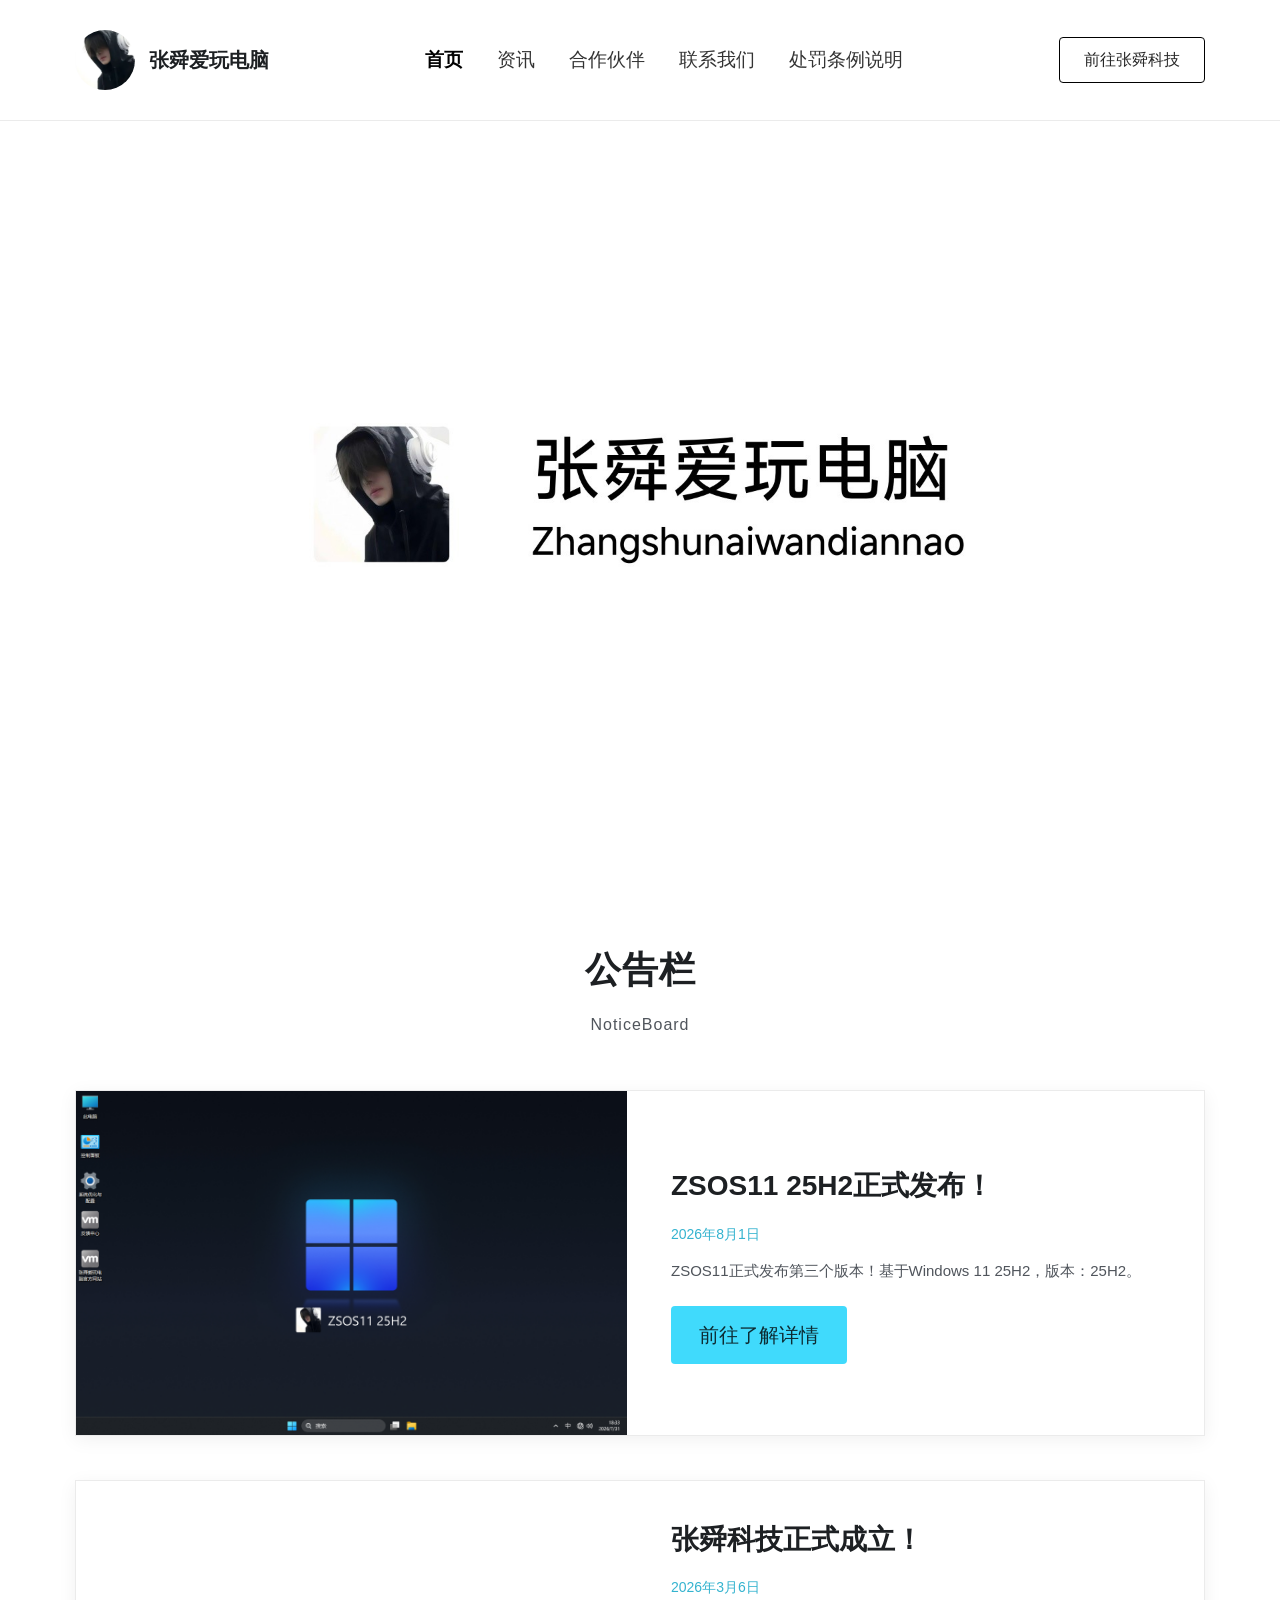
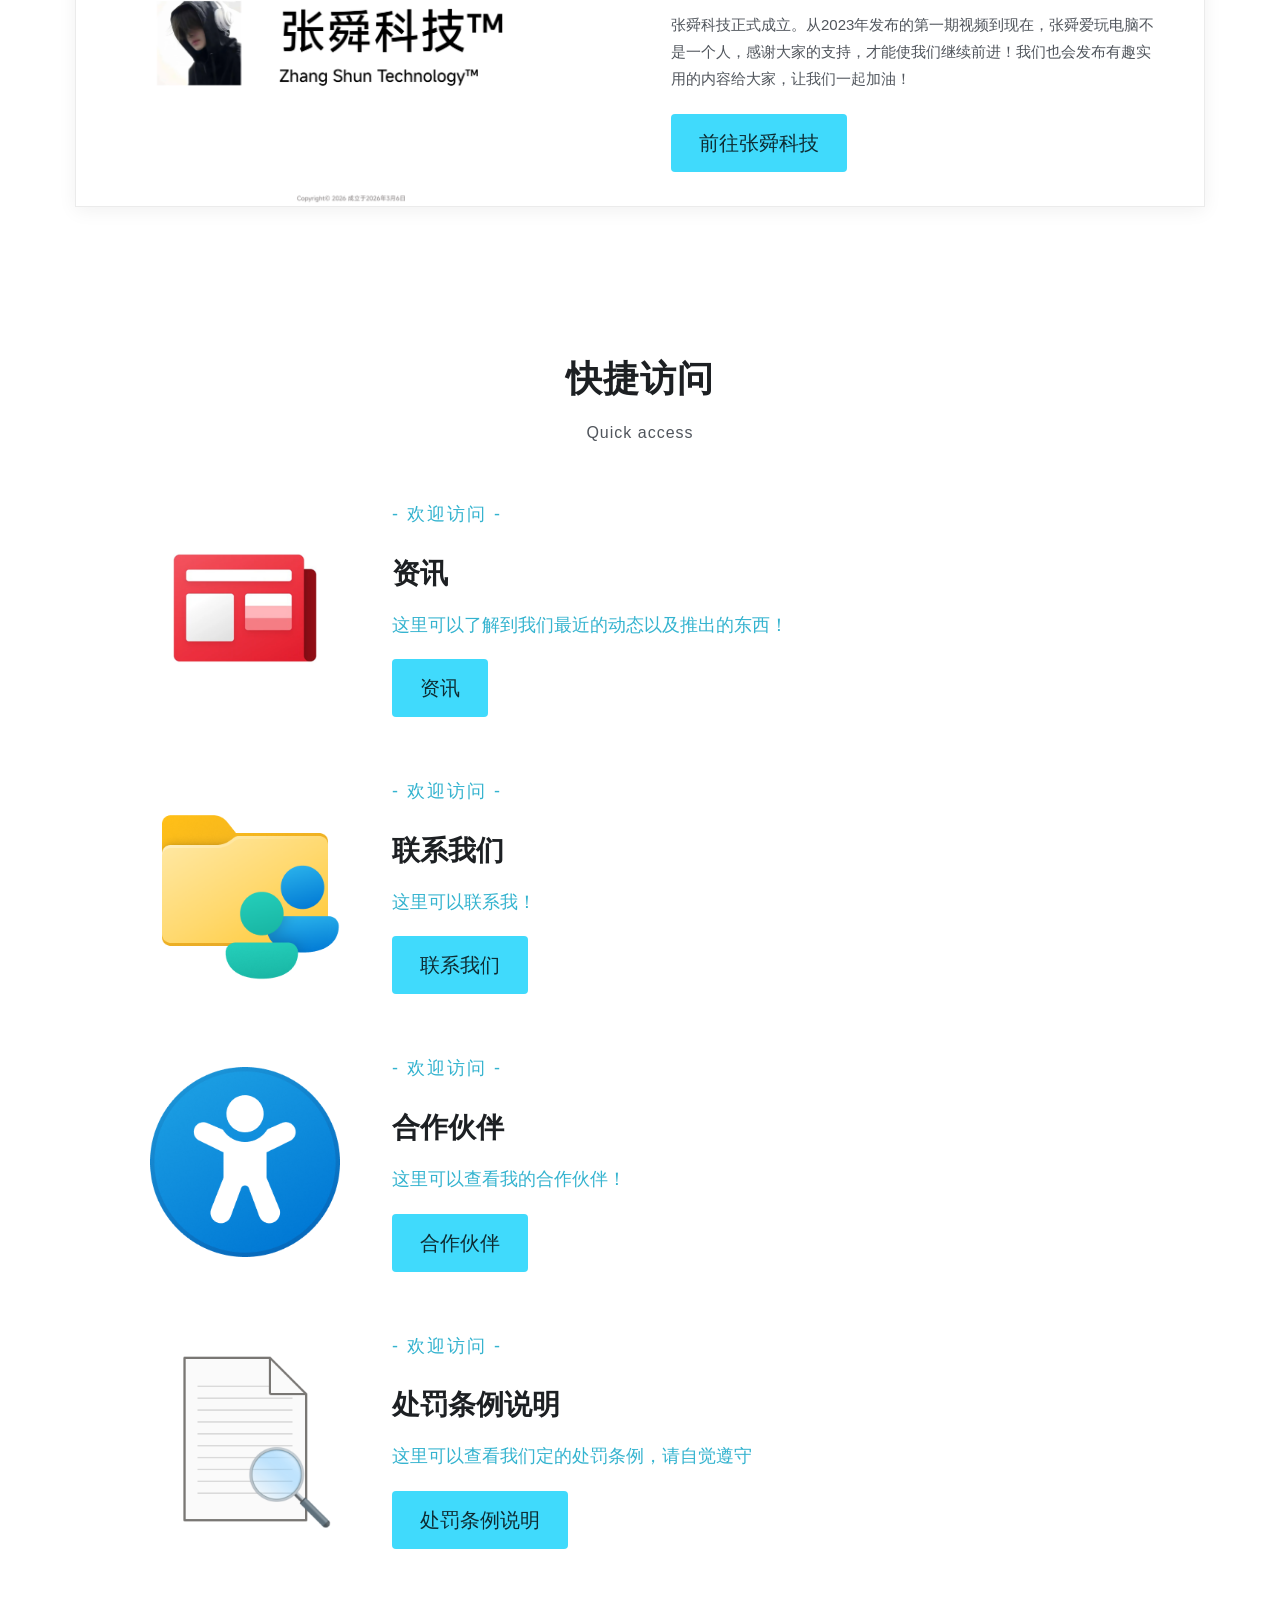
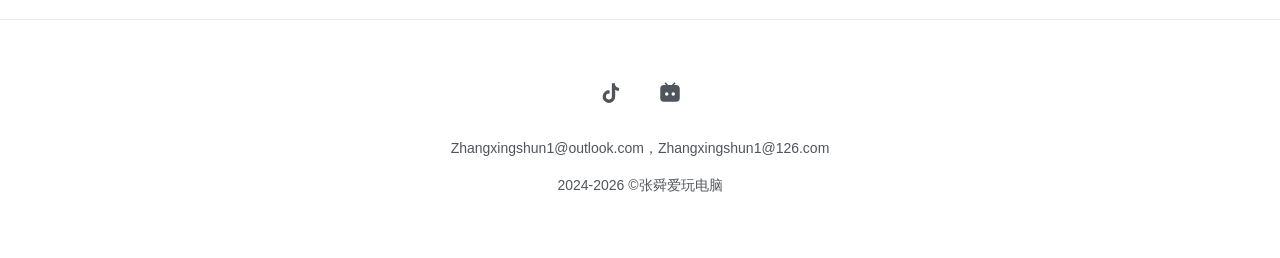
<file: index.html>
<!DOCTYPE html>
<html lang="zh-CN">
<head>
<meta charset="UTF-8">
<meta name="viewport" content="width=device-width, initial-scale=1.0">
<title>张舜爱玩电脑</title>
<meta name="description" content="欢迎来到张舜爱玩电脑的官方网站！">
<meta name="theme-color" content="#ffffff">
<meta property="og:site_name" content="张舜爱玩电脑">
<meta property="og:title" content="张舜爱玩电脑">
<meta property="og:image" content="assets/images/og-image.jpg">
<link rel="icon" href="assets/images/favicon.png">
<link rel="stylesheet" href="assets/css/style.css">
</head>
<body>

<header class="site-header">
  <div class="container">
    <nav class="nav">
      <a class="brand" href="index.html">
        <img src="assets/images/logo-avatar.jpg" alt="嘿嘿 别戳我~我痒~">
        <span class="brand-name">张舜爱玩电脑</span>
      </a>
      <button class="nav-toggle" type="button" aria-label="展开菜单" aria-expanded="false">
        <span></span><span></span><span></span>
      </button>
      <ul class="nav-menu" id="navMenu">
        <li><a class="active" href="index.html">首页</a></li>
        <li><a href="1.html">资讯</a></li>
        <li><a href="2.html">合作伙伴</a></li>
        <li><a href="contact-us.html">联系我们</a></li>
        <li><a href="3.html">处罚条例说明</a></li>
      </ul>
      <div class="nav-cta">
        <a href="https://zskj.mysxl.cn/" target="_blank" rel="noopener">前往张舜科技</a>
      </div>
    </nav>
  </div>
</header>

<main>

  <!-- 首屏 -->
  <section class="hero">
    <div class="hero-blur" aria-hidden="true"></div>
    <div class="hero-media">
      <img src="assets/images/hero-bg.jpg" alt="张舜爱玩电脑 Zhangshunaiwandianao">
    </div>
  </section>

  <!-- 公告栏 -->
  <section class="section" id="notice">
    <div class="container">
      <div class="section-head">
        <h2>公告栏</h2>
        <h5>NoticeBoard</h5>
      </div>
      <div class="notice-list">

        <article class="notice-card">
          <div class="thumb">
            <img src="assets/images/notice-card1.png" alt="ZSOS11 25H2 深色 Windows 桌面截图">
          </div>
          <div class="content">
            <h3>ZSOS11 25H2正式发布！</h3>
            <div class="date">2026年8月1日</div>
            <p>ZSOS11正式发布第三个版本！基于Windows 11 25H2，版本：25H2。</p>
            <a class="btn" href="https://zskj.mysxl.cn/" target="_blank" rel="noopener">前往了解详情</a>
          </div>
        </article>

        <article class="notice-card">
          <div class="thumb">
            <img src="assets/images/notice-card2.png" alt="张舜科技商标图">
          </div>
          <div class="content">
            <h3>张舜科技正式成立！</h3>
            <div class="date">2026年3月6日</div>
            <p>张舜科技正式成立。从2023年发布的第一期视频到现在，张舜爱玩电脑不是一个人，感谢大家的支持，才能使我们继续前进！我们也会发布有趣实用的内容给大家，让我们一起加油！</p>
            <a class="btn" href="https://zskj.mysxl.cn/" target="_blank" rel="noopener">前往张舜科技</a>
          </div>
        </article>

      </div>
    </div>
  </section>

  <!-- 快捷访问 -->
  <section class="section" id="quick-access">
    <div class="container">
      <div class="section-head">
        <h2>快捷访问</h2>
        <h5>Quick access</h5>
      </div>

      <div class="entry-card">
        <div class="icon">
          <img src="assets/images/icon-news.png" alt="资讯图标">
        </div>
        <div class="text">
          <p class="eyebrow">- 欢迎访问 -</p>
          <h3>资讯</h3>
          <p>这里可以了解到我们最近的动态以及推出的东西！</p>
          <a class="btn" href="1.html">资讯</a>
        </div>
      </div>

      <div class="entry-card">
        <div class="icon">
          <img src="assets/images/icon-contact.png" alt="联系我们图标">
        </div>
        <div class="text">
          <p class="eyebrow">- 欢迎访问 -</p>
          <h3>联系我们</h3>
          <p>这里可以联系我！</p>
          <a class="btn" href="contact-us.html">联系我们</a>
        </div>
      </div>

      <div class="entry-card">
        <div class="icon">
          <img src="assets/images/icon-partner.png" alt="合作伙伴图标">
        </div>
        <div class="text">
          <p class="eyebrow">- 欢迎访问 -</p>
          <h3>合作伙伴</h3>
          <p>这里可以查看我的合作伙伴！</p>
          <a class="btn" href="2.html">合作伙伴</a>
        </div>
      </div>

      <div class="entry-card">
        <div class="icon">
          <img src="assets/images/icon-rules.png" alt="处罚条例说明图标">
        </div>
        <div class="text">
          <p class="eyebrow">- 欢迎访问 -</p>
          <h3>处罚条例说明</h3>
          <p>这里可以查看我们定的处罚条例，请自觉遵守</p>
          <a class="btn" href="3.html">处罚条例说明</a>
        </div>
      </div>

    </div>
  </section>

</main>

<footer class="site-footer">
  <div class="container">
    <div class="social">
      <span title="抖音" aria-label="抖音">
        <svg viewBox="0 0 24 24" aria-hidden="true"><path d="M16.6 3h-2.9v12.2a2.7 2.7 0 1 1-2.7-2.7c.24 0 .47.03.7.09V9.6a5.8 5.8 0 1 0 5.1 5.77V8.9a6.3 6.3 0 0 0 3.6 1.13V7.1a3.5 3.5 0 0 1-3.8-3.5V3z"/></svg>
      </span>
      <a href="https://space.bilibili.com/3546707935627499?spm_id_from=333.337.0.0" target="_blank" rel="noopener" title="哔哩哔哩" aria-label="哔哩哔哩">
        <svg viewBox="0 0 24 24" aria-hidden="true"><path d="M17.5 4.6h-1.9l1.5-1.5-1-1-2.4 2.5h-3.4L7.9 2.1l-1 1 1.5 1.5H6.5A3.5 3.5 0 0 0 3 8.1v8.4a3.5 3.5 0 0 0 3.5 3.5h11a3.5 3.5 0 0 0 3.5-3.5V8.1a3.5 3.5 0 0 0-3.5-3.5zM9 14.6a1.6 1.6 0 1 1 0-3.2 1.6 1.6 0 0 1 0 3.2zm6 0a1.6 1.6 0 1 1 0-3.2 1.6 1.6 0 0 1 0 3.2z"/></svg>
      </a>
    </div>
    <p class="footer-email">Zhangxingshun1@outlook.com，Zhangxingshun1@126.com</p>
    <p class="footer-copy">2024-2026 ©️张舜爱玩电脑</p>
  </div>
</footer>

<script>
(function () {
  var toggle = document.querySelector('.nav-toggle');
  var menu = document.getElementById('navMenu');
  if (!toggle || !menu) return;
  toggle.addEventListener('click', function () {
    var open = menu.classList.toggle('is-open');
    toggle.setAttribute('aria-expanded', open ? 'true' : 'false');
  });
})();
</script>

<script>
/* 首屏大图头像热区：累计点击 6 次在新标签页打开彩蛋页
   热区按图片自身尺寸的百分比定位（left 25.8% / top 40.0% / width 9.6% / height 20.0%）
   仅在图片范围内按点击坐标判定，不新增任何节点或样式，页面视觉与布局保持不变 */
(function () {
  var img = document.querySelector('.hero-media img');
  if (!img) return;
  var EGG_URL = 'assets/easter-egg/android16-easter-egg-1to1.html';
  var NEED = 6;
  var ZONE = { left: 0.258, top: 0.400, width: 0.096, height: 0.200 };
  var count = 0;
  img.addEventListener('click', function (e) {
    var r = img.getBoundingClientRect();
    if (!r.width || !r.height) return;
    var x = (e.clientX - r.left) / r.width;
    var y = (e.clientY - r.top) / r.height;
    if (x < ZONE.left || x > ZONE.left + ZONE.width) return;
    if (y < ZONE.top || y > ZONE.top + ZONE.height) return;
    count += 1;
    if (count >= NEED) {
      count = 0;
      window.open(EGG_URL, '_blank');
    }
  });
})();
</script>

</body>
</html>
</file>
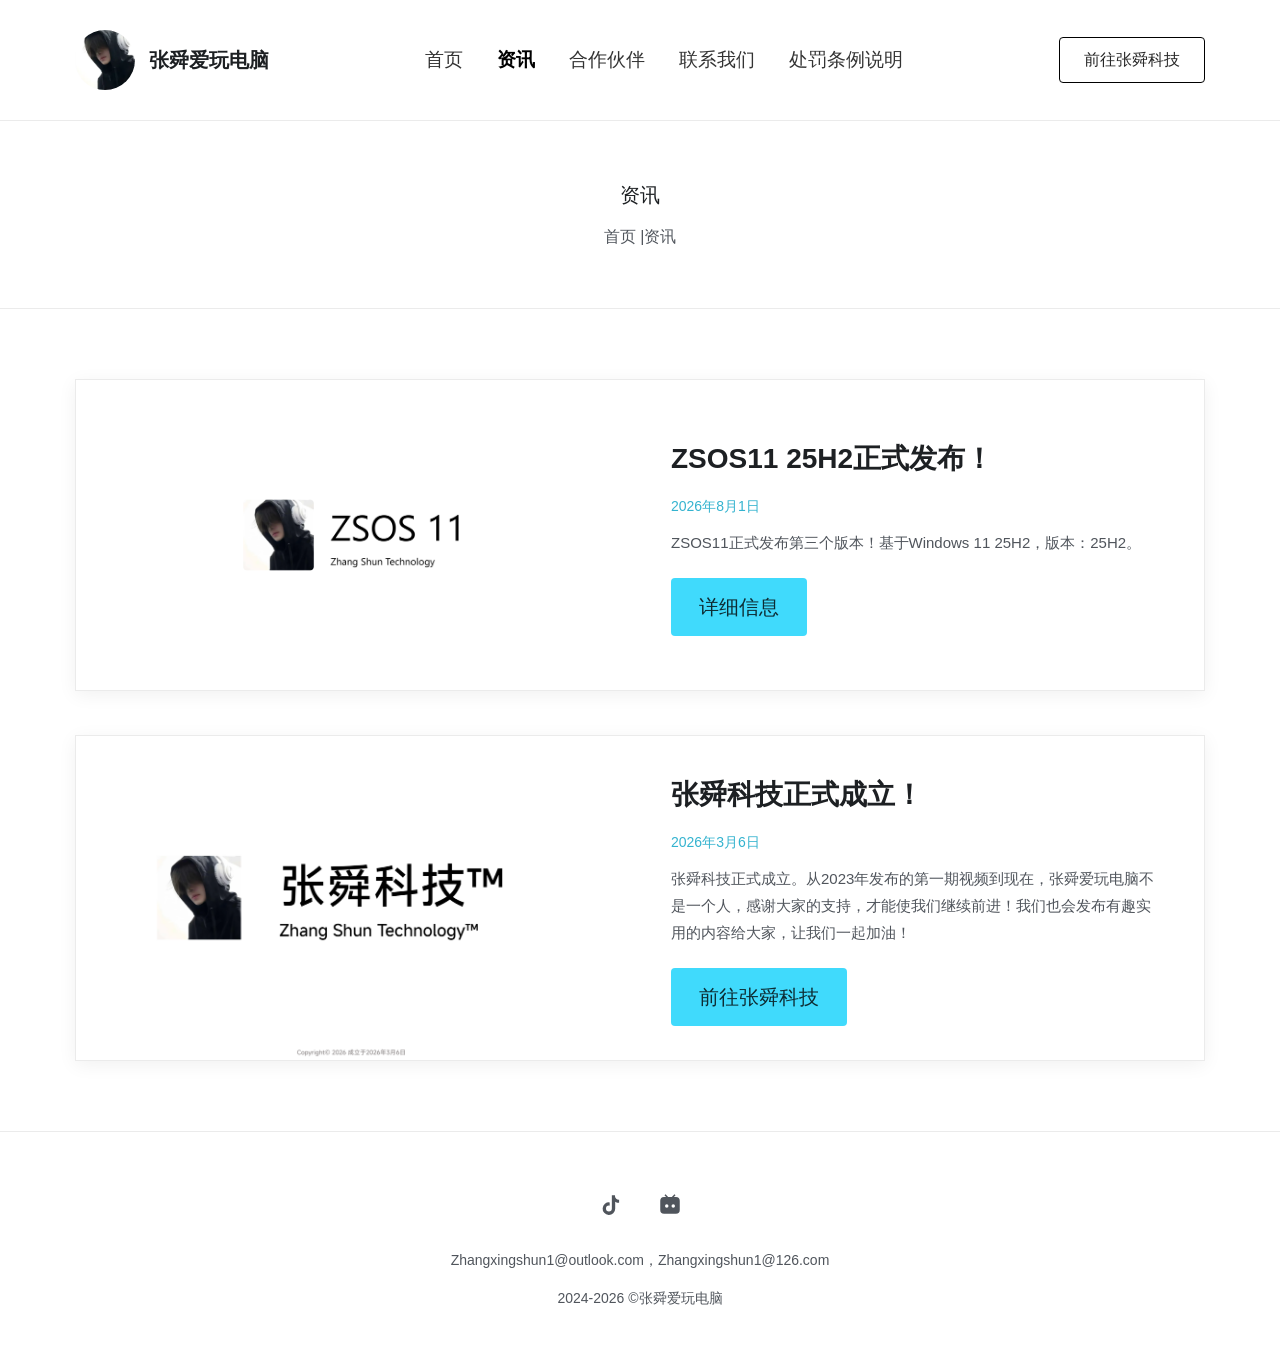
<file: 1.html>
<!DOCTYPE html>
<html lang="zh-CN">
<head>
<meta charset="UTF-8">
<meta name="viewport" content="width=device-width, initial-scale=1.0">
<title>资讯 - 张舜爱玩电脑</title>
<meta name="description" content="欢迎来到张舜爱玩电脑的官方网站！">
<meta name="theme-color" content="#ffffff">
<meta property="og:site_name" content="张舜爱玩电脑">
<meta property="og:title" content="资讯 - 张舜爱玩电脑">
<meta property="og:image" content="assets/images/og-image.jpg">
<link rel="icon" href="assets/images/favicon.png">
<link rel="stylesheet" href="assets/css/style.css">
</head>
<body>

<header class="site-header">
  <div class="container">
    <nav class="nav">
      <a class="brand" href="index.html">
        <img src="assets/images/logo-avatar.jpg" alt="嘿嘿 别戳我~我痒~">
        <span class="brand-name">张舜爱玩电脑</span>
      </a>
      <button class="nav-toggle" type="button" aria-label="展开菜单" aria-expanded="false">
        <span></span><span></span><span></span>
      </button>
      <ul class="nav-menu" id="navMenu">
        <li><a href="index.html">首页</a></li>
        <li><a class="active" href="1.html">资讯</a></li>
        <li><a href="2.html">合作伙伴</a></li>
        <li><a href="contact-us.html">联系我们</a></li>
        <li><a href="3.html">处罚条例说明</a></li>
      </ul>
      <div class="nav-cta">
        <a href="https://zskj.mysxl.cn/" target="_blank" rel="noopener">前往张舜科技</a>
      </div>
    </nav>
  </div>
</header>

<main>

  <div class="page-header">
    <h1>资讯</h1>
    <p class="breadcrumb"><a href="index.html">首页</a> |资讯</p>
  </div>

  <section class="section">
    <div class="container">

      <article class="article-card">
        <div class="thumb">
          <img src="assets/images/news1-cover.png" alt="ZSOS11 25H2 深色 Windows 桌面截图">
        </div>
        <div class="content">
          <h2>ZSOS11 25H2正式发布！</h2>
          <div class="date">2026年8月1日</div>
          <p>ZSOS11正式发布第三个版本！基于Windows 11 25H2，版本：25H2。</p>
          <a class="btn" href="https://zskj.mysxl.cn/" target="_blank" rel="noopener">详细信息</a>
        </div>
      </article>

      <article class="article-card">
        <div class="thumb">
          <img src="assets/images/news2-cover.png" alt="张舜科技商标图">
        </div>
        <div class="content">
          <h2>张舜科技正式成立！</h2>
          <div class="date">2026年3月6日</div>
          <p>张舜科技正式成立。从2023年发布的第一期视频到现在，张舜爱玩电脑不是一个人，感谢大家的支持，才能使我们继续前进！我们也会发布有趣实用的内容给大家，让我们一起加油！</p>
          <a class="btn" href="https://zskj.mysxl.cn/" target="_blank" rel="noopener">前往张舜科技</a>
        </div>
      </article>

    </div>
  </section>

</main>

<footer class="site-footer">
  <div class="container">
    <div class="social">
      <span title="抖音" aria-label="抖音">
        <svg viewBox="0 0 24 24" aria-hidden="true"><path d="M16.6 3h-2.9v12.2a2.7 2.7 0 1 1-2.7-2.7c.24 0 .47.03.7.09V9.6a5.8 5.8 0 1 0 5.1 5.77V8.9a6.3 6.3 0 0 0 3.6 1.13V7.1a3.5 3.5 0 0 1-3.8-3.5V3z"/></svg>
      </span>
      <a href="https://space.bilibili.com/3546707935627499?spm_id_from=333.337.0.0" target="_blank" rel="noopener" title="哔哩哔哩" aria-label="哔哩哔哩">
        <svg viewBox="0 0 24 24" aria-hidden="true"><path d="M17.5 4.6h-1.9l1.5-1.5-1-1-2.4 2.5h-3.4L7.9 2.1l-1 1 1.5 1.5H6.5A3.5 3.5 0 0 0 3 8.1v8.4a3.5 3.5 0 0 0 3.5 3.5h11a3.5 3.5 0 0 0 3.5-3.5V8.1a3.5 3.5 0 0 0-3.5-3.5zM9 14.6a1.6 1.6 0 1 1 0-3.2 1.6 1.6 0 0 1 0 3.2zm6 0a1.6 1.6 0 1 1 0-3.2 1.6 1.6 0 0 1 0 3.2z"/></svg>
      </a>
    </div>
    <p class="footer-email">Zhangxingshun1@outlook.com，Zhangxingshun1@126.com</p>
    <p class="footer-copy">2024-2026 ©️张舜爱玩电脑</p>
  </div>
</footer>

<script>
(function () {
  var toggle = document.querySelector('.nav-toggle');
  var menu = document.getElementById('navMenu');
  if (!toggle || !menu) return;
  toggle.addEventListener('click', function () {
    var open = menu.classList.toggle('is-open');
    toggle.setAttribute('aria-expanded', open ? 'true' : 'false');
  });
})();
</script>

</body>
</html>
</file>
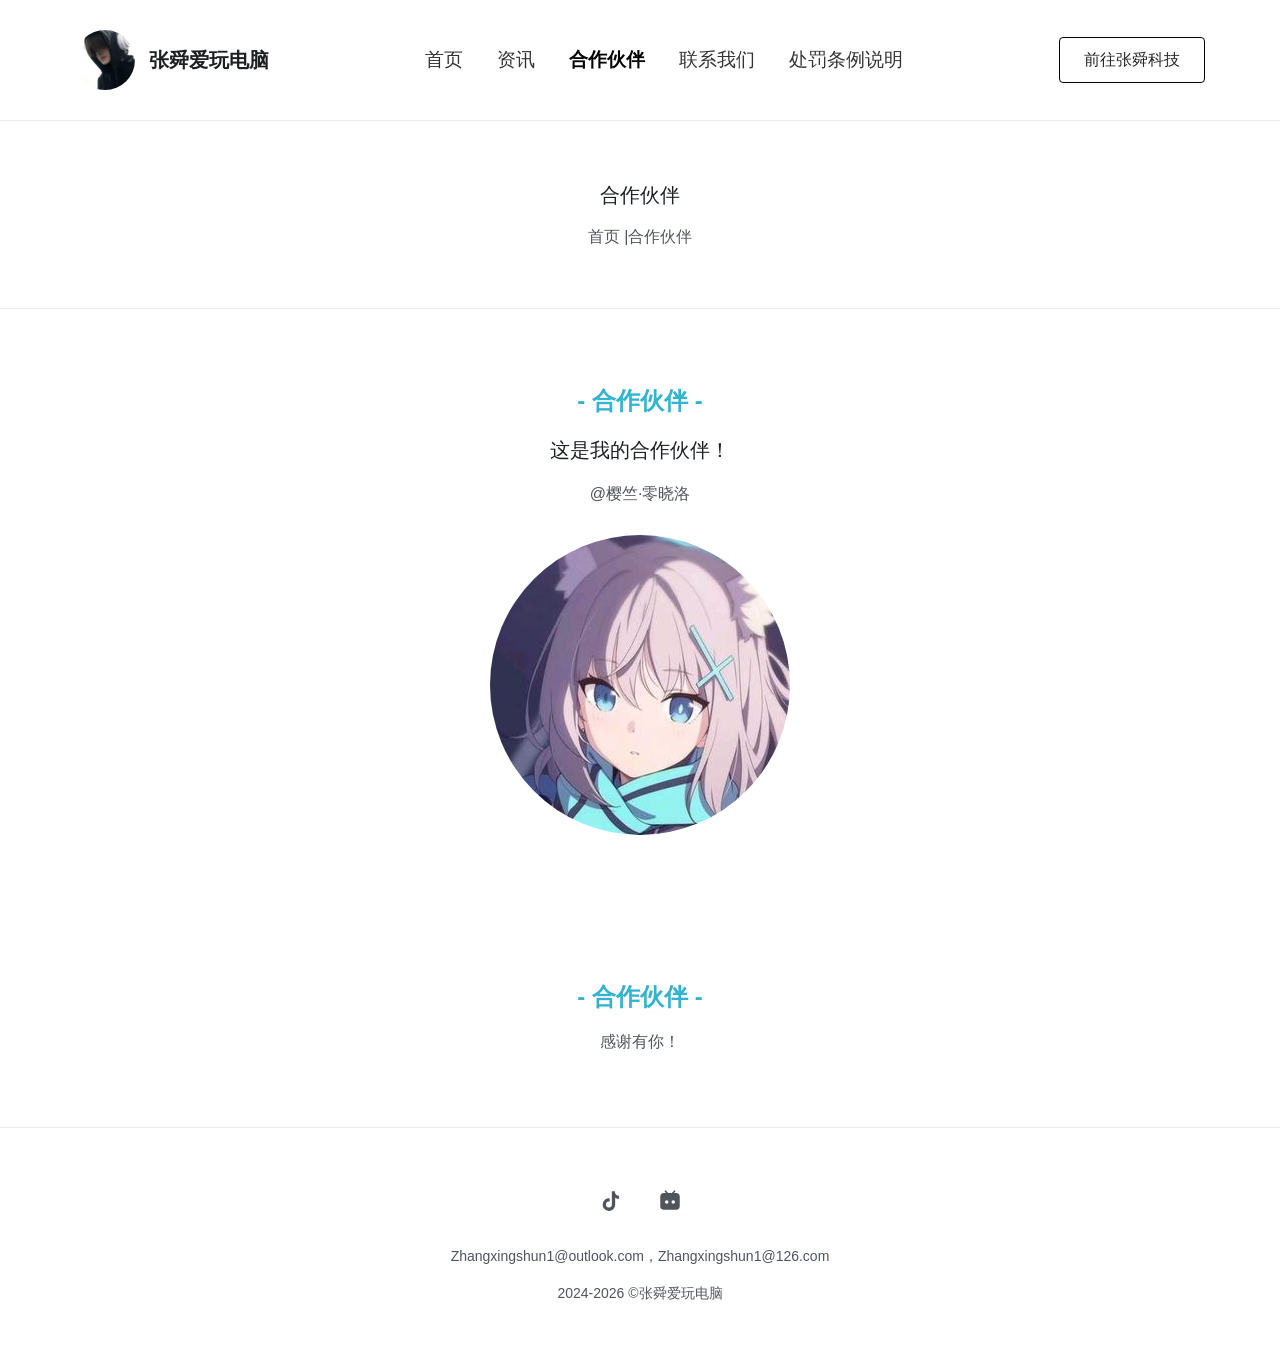
<file: 2.html>
<!DOCTYPE html>
<html lang="zh-CN">
<head>
<meta charset="UTF-8">
<meta name="viewport" content="width=device-width, initial-scale=1.0">
<title>合作伙伴 - 张舜爱玩电脑</title>
<meta name="description" content="欢迎来到张舜爱玩电脑的官方网站！">
<meta name="theme-color" content="#ffffff">
<meta property="og:site_name" content="张舜爱玩电脑">
<meta property="og:title" content="合作伙伴 - 张舜爱玩电脑">
<meta property="og:image" content="assets/images/og-image.jpg">
<link rel="icon" href="assets/images/favicon.png">
<link rel="stylesheet" href="assets/css/style.css">
</head>
<body>

<header class="site-header">
  <div class="container">
    <nav class="nav">
      <a class="brand" href="index.html">
        <img src="assets/images/logo-avatar.jpg" alt="嘿嘿 别戳我~我痒~">
        <span class="brand-name">张舜爱玩电脑</span>
      </a>
      <button class="nav-toggle" type="button" aria-label="展开菜单" aria-expanded="false">
        <span></span><span></span><span></span>
      </button>
      <ul class="nav-menu" id="navMenu">
        <li><a href="index.html">首页</a></li>
        <li><a href="1.html">资讯</a></li>
        <li><a class="active" href="2.html">合作伙伴</a></li>
        <li><a href="contact-us.html">联系我们</a></li>
        <li><a href="3.html">处罚条例说明</a></li>
      </ul>
      <div class="nav-cta">
        <a href="https://zskj.mysxl.cn/" target="_blank" rel="noopener">前往张舜科技</a>
      </div>
    </nav>
  </div>
</header>

<main>

  <div class="page-header">
    <h1>合作伙伴</h1>
    <p class="breadcrumb"><a href="index.html">首页</a> |合作伙伴</p>
  </div>

  <section class="section">
    <div class="container">
      <div class="center-block">
        <p class="eyebrow">- 合作伙伴 -</p>
        <h4>这是我的合作伙伴！</h4>
        <p>@樱竺·零晓洛</p>
        <img class="avatar" src="assets/images/partner-avatar.jpeg" alt="合作伙伴头像">
      </div>
    </div>
  </section>

  <section class="section">
    <div class="container">
      <div class="center-block">
        <p class="eyebrow">- 合作伙伴 -</p>
        <p>感谢有你！</p>
      </div>
    </div>
  </section>

</main>

<footer class="site-footer">
  <div class="container">
    <div class="social">
      <span title="抖音" aria-label="抖音">
        <svg viewBox="0 0 24 24" aria-hidden="true"><path d="M16.6 3h-2.9v12.2a2.7 2.7 0 1 1-2.7-2.7c.24 0 .47.03.7.09V9.6a5.8 5.8 0 1 0 5.1 5.77V8.9a6.3 6.3 0 0 0 3.6 1.13V7.1a3.5 3.5 0 0 1-3.8-3.5V3z"/></svg>
      </span>
      <a href="https://space.bilibili.com/3546707935627499?spm_id_from=333.337.0.0" target="_blank" rel="noopener" title="哔哩哔哩" aria-label="哔哩哔哩">
        <svg viewBox="0 0 24 24" aria-hidden="true"><path d="M17.5 4.6h-1.9l1.5-1.5-1-1-2.4 2.5h-3.4L7.9 2.1l-1 1 1.5 1.5H6.5A3.5 3.5 0 0 0 3 8.1v8.4a3.5 3.5 0 0 0 3.5 3.5h11a3.5 3.5 0 0 0 3.5-3.5V8.1a3.5 3.5 0 0 0-3.5-3.5zM9 14.6a1.6 1.6 0 1 1 0-3.2 1.6 1.6 0 0 1 0 3.2zm6 0a1.6 1.6 0 1 1 0-3.2 1.6 1.6 0 0 1 0 3.2z"/></svg>
      </a>
    </div>
    <p class="footer-email">Zhangxingshun1@outlook.com，Zhangxingshun1@126.com</p>
    <p class="footer-copy">2024-2026 ©️张舜爱玩电脑</p>
  </div>
</footer>

<script>
(function () {
  var toggle = document.querySelector('.nav-toggle');
  var menu = document.getElementById('navMenu');
  if (!toggle || !menu) return;
  toggle.addEventListener('click', function () {
    var open = menu.classList.toggle('is-open');
    toggle.setAttribute('aria-expanded', open ? 'true' : 'false');
  });
})();
</script>

</body>
</html>
</file>
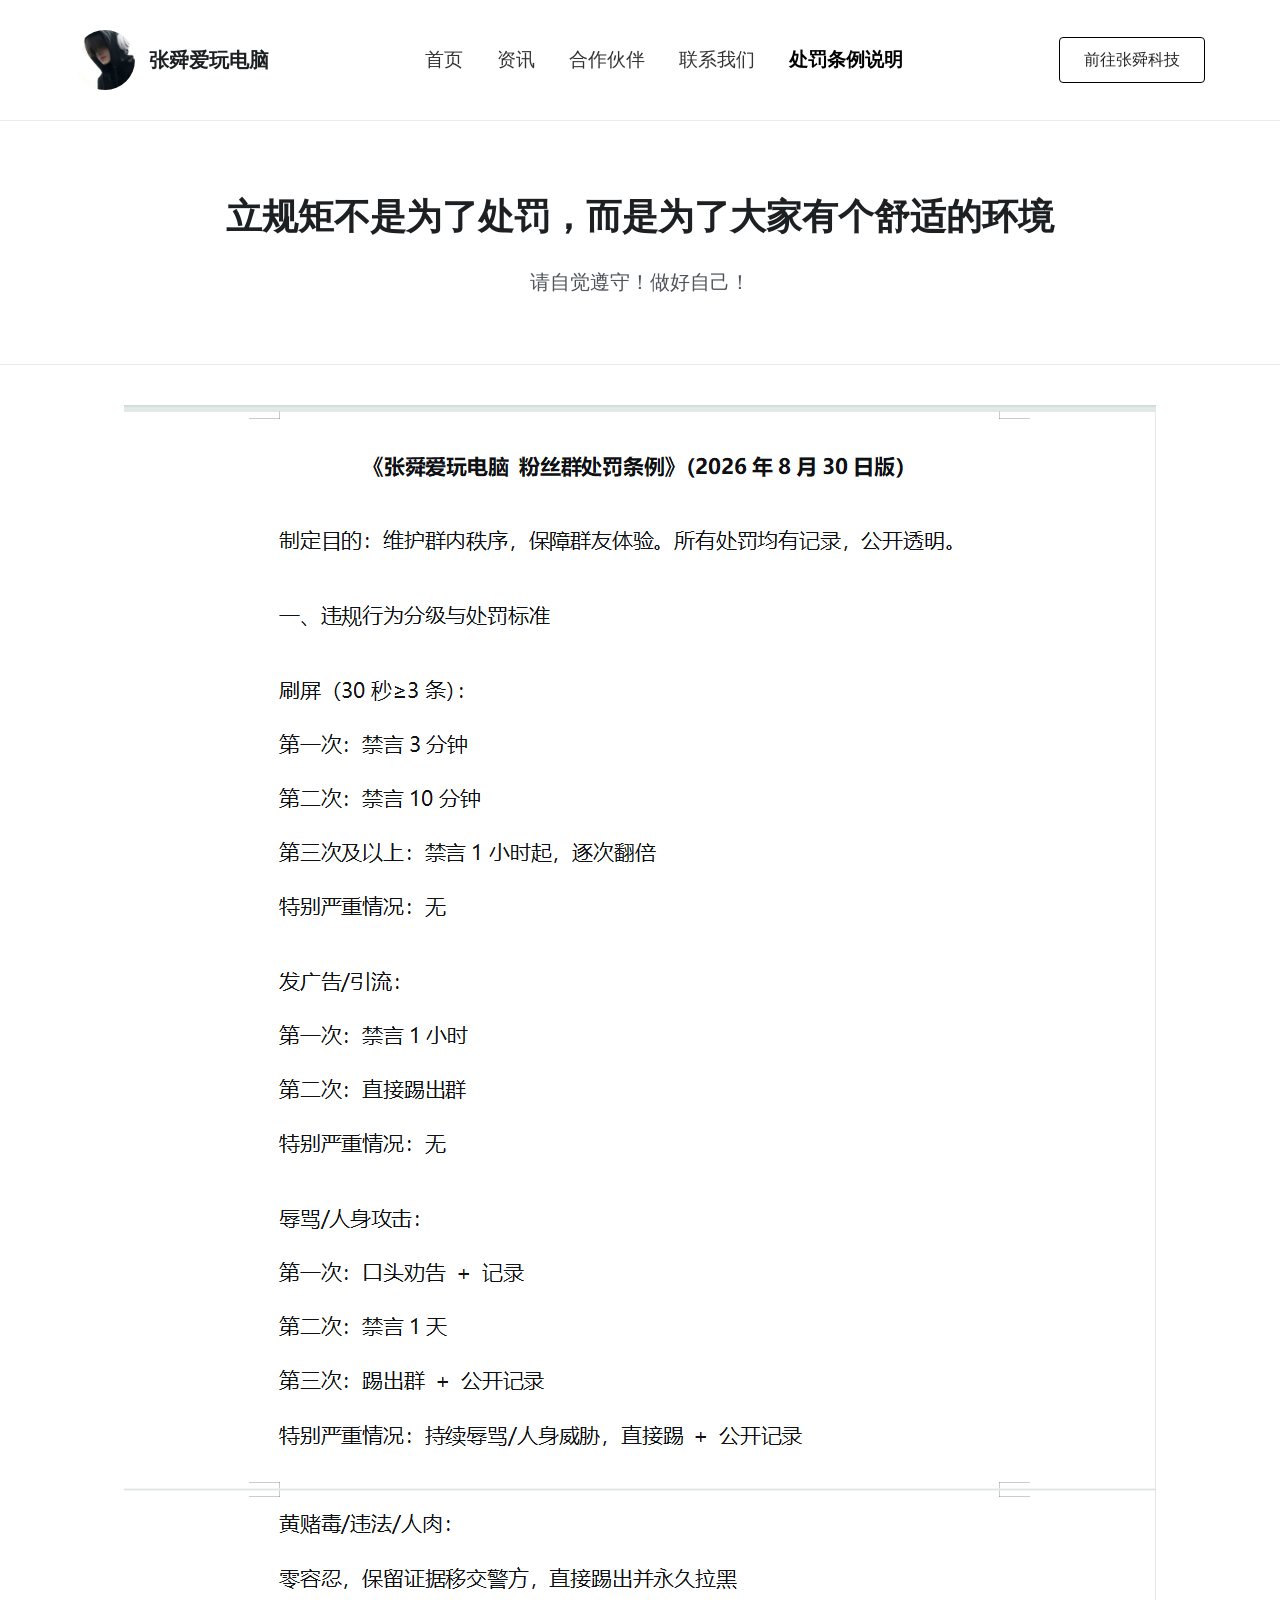
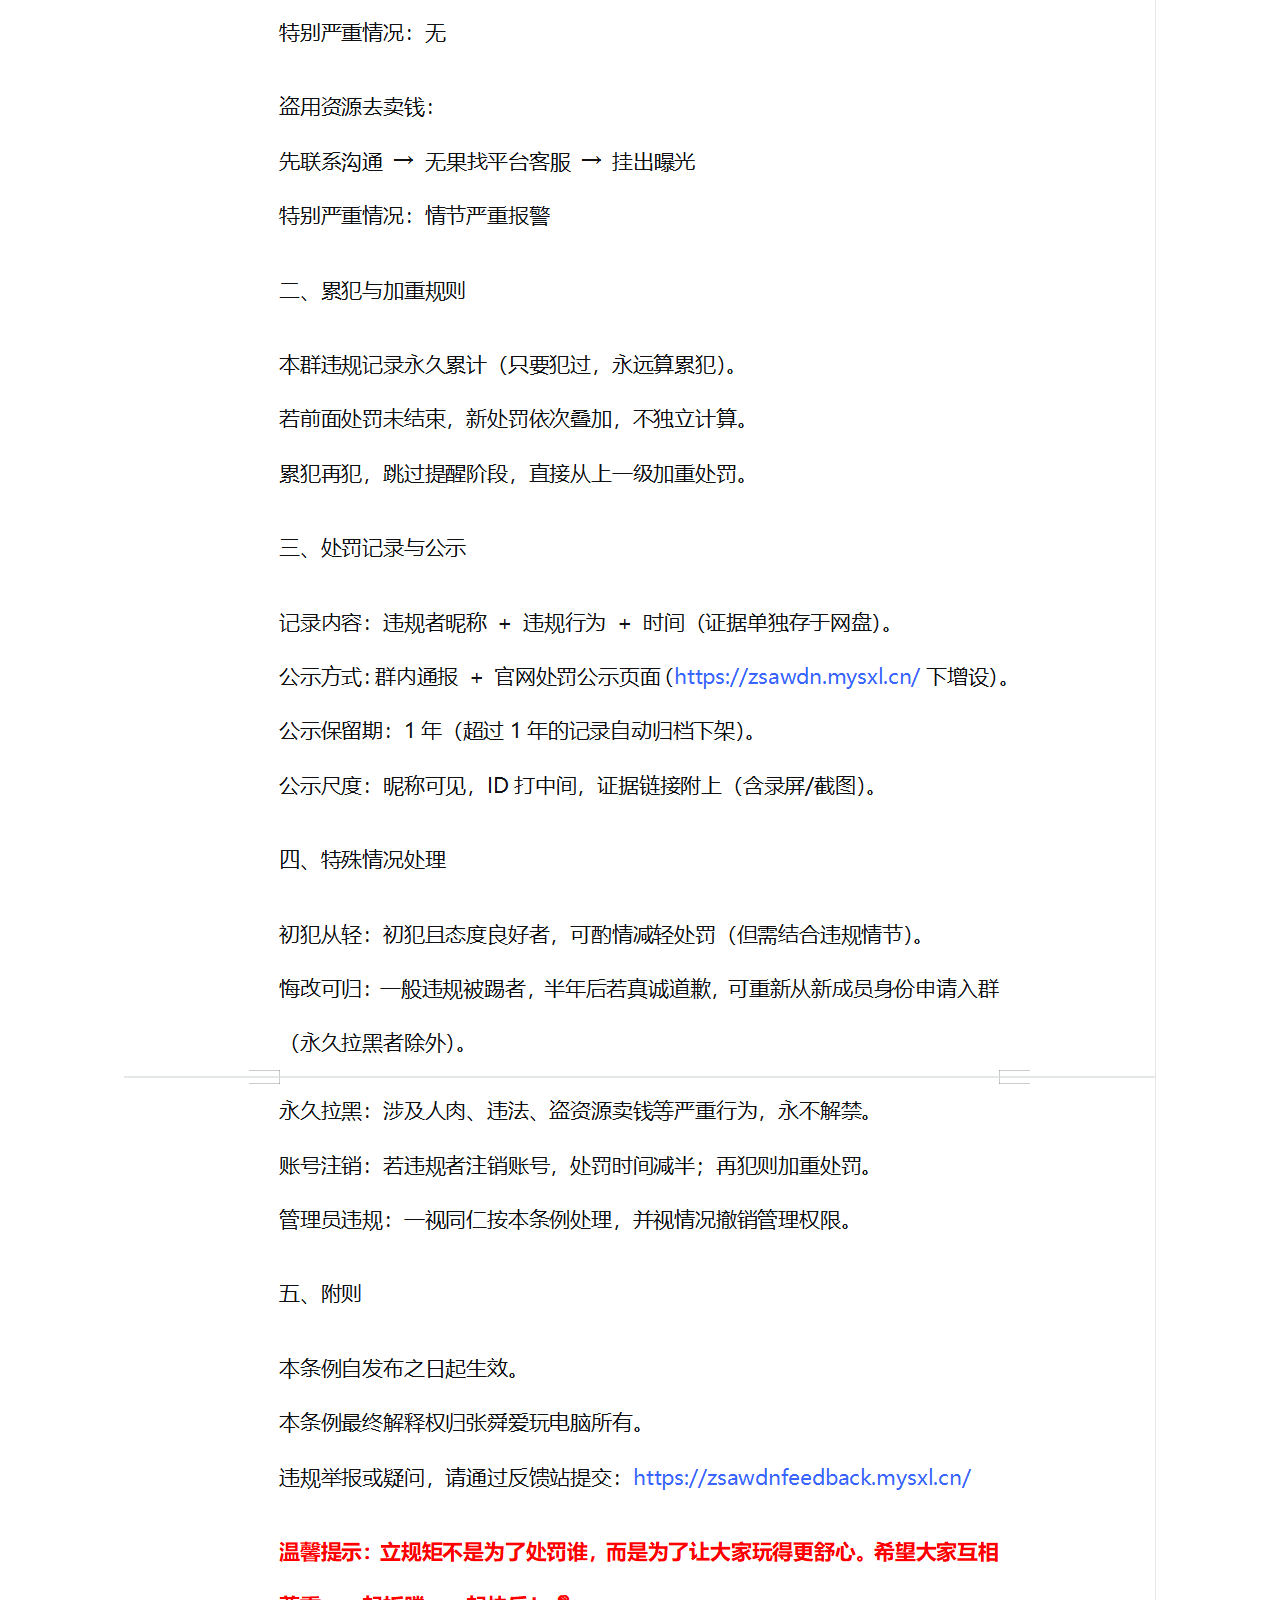
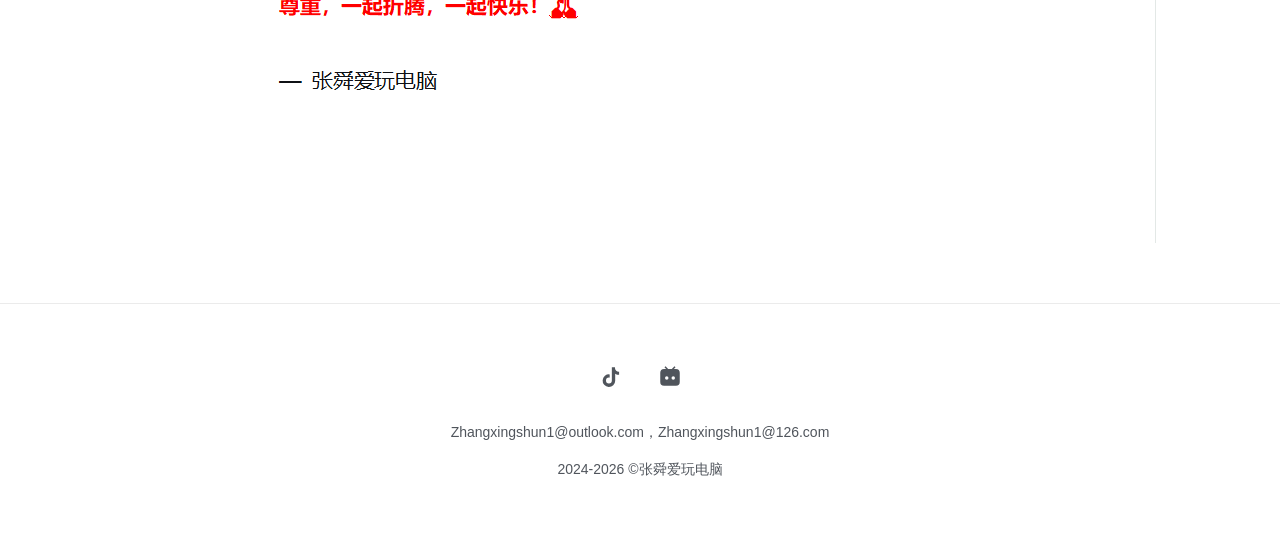
<file: 3.html>
<!DOCTYPE html>
<html lang="zh-CN">
<head>
<meta charset="UTF-8">
<meta name="viewport" content="width=device-width, initial-scale=1.0">
<title>处罚条例说明 - 张舜爱玩电脑</title>
<meta name="description" content="欢迎来到张舜爱玩电脑的官方网站！">
<meta name="theme-color" content="#ffffff">
<meta property="og:site_name" content="张舜爱玩电脑">
<meta property="og:title" content="处罚条例说明 - 张舜爱玩电脑">
<meta property="og:image" content="assets/images/og-image.jpg">
<link rel="icon" href="assets/images/favicon.png">
<link rel="stylesheet" href="assets/css/style.css">
</head>
<body>

<header class="site-header">
  <div class="container">
    <nav class="nav">
      <a class="brand" href="index.html">
        <img src="assets/images/logo-avatar.jpg" alt="嘿嘿 别戳我~我痒~">
        <span class="brand-name">张舜爱玩电脑</span>
      </a>
      <button class="nav-toggle" type="button" aria-label="展开菜单" aria-expanded="false">
        <span></span><span></span><span></span>
      </button>
      <ul class="nav-menu" id="navMenu">
        <li><a href="index.html">首页</a></li>
        <li><a href="1.html">资讯</a></li>
        <li><a href="2.html">合作伙伴</a></li>
        <li><a href="contact-us.html">联系我们</a></li>
        <li><a class="active" href="3.html">处罚条例说明</a></li>
      </ul>
      <div class="nav-cta">
        <a href="https://zskj.mysxl.cn/" target="_blank" rel="noopener">前往张舜科技</a>
      </div>
    </nav>
  </div>
</header>

<main>

  <div class="page-header page-header--title">
    <h2>立规矩不是为了处罚，而是为了大家有个舒适的环境</h2>
    <h4>请自觉遵守！做好自己！</h4>
  </div>

  <section class="long-image">
    <div class="container">
      <img src="assets/images/rules-content.png" alt="处罚条例说明内容长图">
    </div>
  </section>

</main>

<footer class="site-footer">
  <div class="container">
    <div class="social">
      <span title="抖音" aria-label="抖音">
        <svg viewBox="0 0 24 24" aria-hidden="true"><path d="M16.6 3h-2.9v12.2a2.7 2.7 0 1 1-2.7-2.7c.24 0 .47.03.7.09V9.6a5.8 5.8 0 1 0 5.1 5.77V8.9a6.3 6.3 0 0 0 3.6 1.13V7.1a3.5 3.5 0 0 1-3.8-3.5V3z"/></svg>
      </span>
      <a href="https://space.bilibili.com/3546707935627499?spm_id_from=333.337.0.0" target="_blank" rel="noopener" title="哔哩哔哩" aria-label="哔哩哔哩">
        <svg viewBox="0 0 24 24" aria-hidden="true"><path d="M17.5 4.6h-1.9l1.5-1.5-1-1-2.4 2.5h-3.4L7.9 2.1l-1 1 1.5 1.5H6.5A3.5 3.5 0 0 0 3 8.1v8.4a3.5 3.5 0 0 0 3.5 3.5h11a3.5 3.5 0 0 0 3.5-3.5V8.1a3.5 3.5 0 0 0-3.5-3.5zM9 14.6a1.6 1.6 0 1 1 0-3.2 1.6 1.6 0 0 1 0 3.2zm6 0a1.6 1.6 0 1 1 0-3.2 1.6 1.6 0 0 1 0 3.2z"/></svg>
      </a>
    </div>
    <p class="footer-email">Zhangxingshun1@outlook.com，Zhangxingshun1@126.com</p>
    <p class="footer-copy">2024-2026 ©️张舜爱玩电脑</p>
  </div>
</footer>

<script>
(function () {
  var toggle = document.querySelector('.nav-toggle');
  var menu = document.getElementById('navMenu');
  if (!toggle || !menu) return;
  toggle.addEventListener('click', function () {
    var open = menu.classList.toggle('is-open');
    toggle.setAttribute('aria-expanded', open ? 'true' : 'false');
  });
})();
</script>

</body>
</html>
</file>
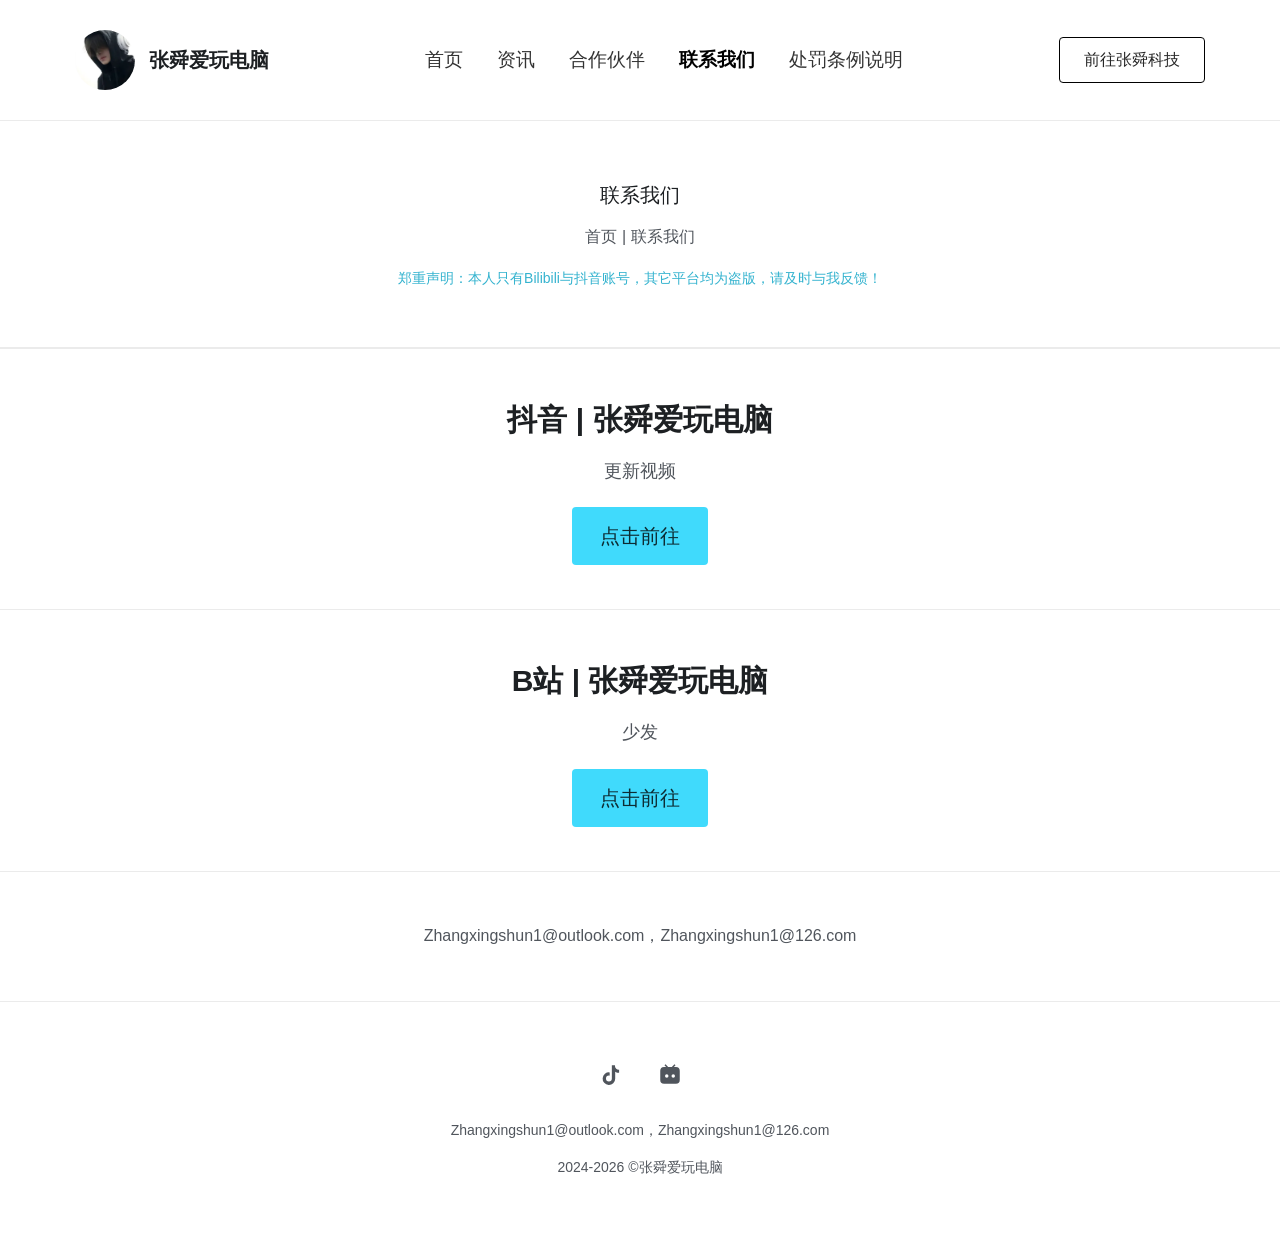
<file: contact-us.html>
<!DOCTYPE html>
<html lang="zh-CN">
<head>
<meta charset="UTF-8">
<meta name="viewport" content="width=device-width, initial-scale=1.0">
<title>联系我们 - 张舜爱玩电脑</title>
<meta name="description" content="欢迎来到张舜爱玩电脑的官方网站！">
<meta name="theme-color" content="#ffffff">
<meta property="og:site_name" content="张舜爱玩电脑">
<meta property="og:title" content="联系我们 - 张舜爱玩电脑">
<meta property="og:image" content="assets/images/og-image.jpg">
<link rel="icon" href="assets/images/favicon.png">
<link rel="stylesheet" href="assets/css/style.css">
</head>
<body>

<header class="site-header">
  <div class="container">
    <nav class="nav">
      <a class="brand" href="index.html">
        <img src="assets/images/logo-avatar.jpg" alt="嘿嘿 别戳我~我痒~">
        <span class="brand-name">张舜爱玩电脑</span>
      </a>
      <button class="nav-toggle" type="button" aria-label="展开菜单" aria-expanded="false">
        <span></span><span></span><span></span>
      </button>
      <ul class="nav-menu" id="navMenu">
        <li><a href="index.html">首页</a></li>
        <li><a href="1.html">资讯</a></li>
        <li><a href="2.html">合作伙伴</a></li>
        <li><a class="active" href="contact-us.html">联系我们</a></li>
        <li><a href="3.html">处罚条例说明</a></li>
      </ul>
      <div class="nav-cta">
        <a href="https://zskj.mysxl.cn/" target="_blank" rel="noopener">前往张舜科技</a>
      </div>
    </nav>
  </div>
</header>

<main>

  <div class="page-header">
    <h1>联系我们</h1>
    <p class="breadcrumb"><a href="index.html">首页</a> | 联系我们</p>
    <p class="declaration">郑重声明：本人只有Bilibili与抖音账号，其它平台均为盗版，请及时与我反馈！</p>
  </div>

  <section class="channel-card">
    <h2>抖音 | 张舜爱玩电脑</h2>
    <h4>更新视频</h4>
    <a class="btn" href="https://www.douyin.com/user/MS4wLjABAAAAtRgnAWzMIVsgUNFZb5ovv8ttzsIDRrohlmkwX8zv-9Q" target="_blank" rel="noopener">点击前往</a>
  </section>

  <section class="channel-card">
    <h2>B站 | 张舜爱玩电脑</h2>
    <h4>少发</h4>
    <a class="btn" href="https://space.bilibili.com/3546707935627499" target="_blank" rel="noopener">点击前往</a>
  </section>

  <section class="contact-email">
    Zhangxingshun1@outlook.com，Zhangxingshun1@126.com
  </section>

</main>

<footer class="site-footer">
  <div class="container">
    <div class="social">
      <span title="抖音" aria-label="抖音">
        <svg viewBox="0 0 24 24" aria-hidden="true"><path d="M16.6 3h-2.9v12.2a2.7 2.7 0 1 1-2.7-2.7c.24 0 .47.03.7.09V9.6a5.8 5.8 0 1 0 5.1 5.77V8.9a6.3 6.3 0 0 0 3.6 1.13V7.1a3.5 3.5 0 0 1-3.8-3.5V3z"/></svg>
      </span>
      <a href="https://space.bilibili.com/3546707935627499?spm_id_from=333.337.0.0" target="_blank" rel="noopener" title="哔哩哔哩" aria-label="哔哩哔哩">
        <svg viewBox="0 0 24 24" aria-hidden="true"><path d="M17.5 4.6h-1.9l1.5-1.5-1-1-2.4 2.5h-3.4L7.9 2.1l-1 1 1.5 1.5H6.5A3.5 3.5 0 0 0 3 8.1v8.4a3.5 3.5 0 0 0 3.5 3.5h11a3.5 3.5 0 0 0 3.5-3.5V8.1a3.5 3.5 0 0 0-3.5-3.5zM9 14.6a1.6 1.6 0 1 1 0-3.2 1.6 1.6 0 0 1 0 3.2zm6 0a1.6 1.6 0 1 1 0-3.2 1.6 1.6 0 0 1 0 3.2z"/></svg>
      </a>
    </div>
    <p class="footer-email">Zhangxingshun1@outlook.com，Zhangxingshun1@126.com</p>
    <p class="footer-copy">2024-2026 ©️张舜爱玩电脑</p>
  </div>
</footer>

<script>
(function () {
  var toggle = document.querySelector('.nav-toggle');
  var menu = document.getElementById('navMenu');
  if (!toggle || !menu) return;
  toggle.addEventListener('click', function () {
    var open = menu.classList.toggle('is-open');
    toggle.setAttribute('aria-expanded', open ? 'true' : 'false');
  });
})();
</script>

</body>
</html>
</file>
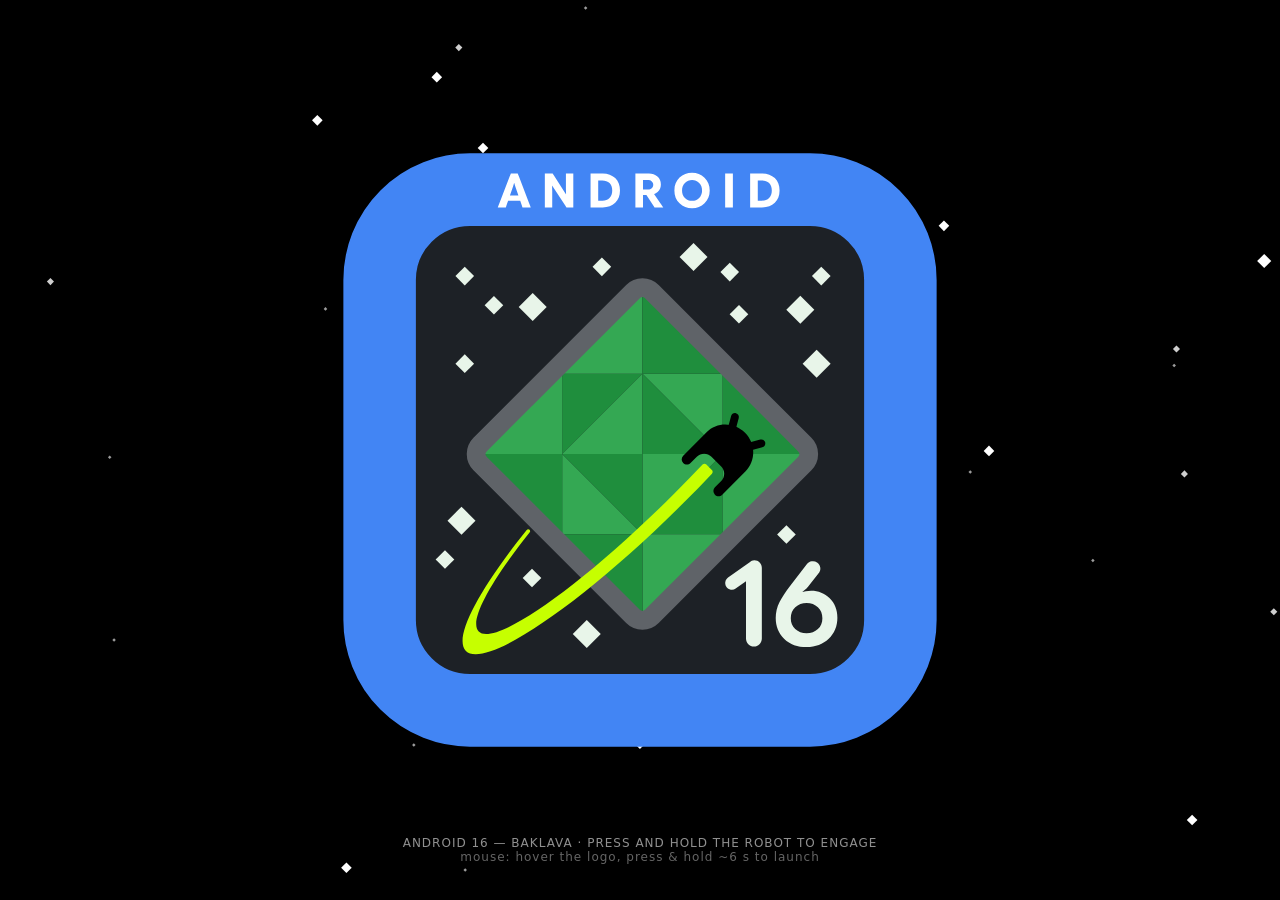
<file: assets/easter-egg/android16-easter-egg-1to1.html>
﻿<!DOCTYPE html>
<html lang="en">
<head>
<meta charset="utf-8">
<meta name="viewport" content="width=device-width,initial-scale=1,maximum-scale=1,user-scalable=no">
<title>Landroid</title>
<style>
:root{--eg:#16161d;--eg2:#292936;--eg3:#3c3c4f;--eg4:#a7a7ca;--console:#b7b7ff;--green:#34a853;--blue:#4285f4;--flag:#c6ff00;--orange:#ff8800}
*{margin:0;padding:0;box-sizing:border-box;-webkit-user-select:none;user-select:none;touch-action:none}
html,body{width:100%;height:100%;overflow:hidden;background:#000;font-family:Roboto,'Segoe UI',system-ui,-apple-system,sans-serif;color:#fff}
canvas{display:block}
#scr-plat{position:fixed;inset:0;background:#000;z-index:1}
#starfield{position:absolute;inset:0;width:100%;height:100%}
#logoBox{position:absolute;left:50%;top:50%;width:min(75vh,75vw);height:min(75vh,75vw);transform:translate(-50%,-50%);cursor:pointer;-webkit-tap-highlight-color:transparent}
#logoBox svg{width:100%;height:100%;display:block;pointer-events:none;transition:transform .12s ease,filter .12s ease}
#logoBox:hover svg{filter:drop-shadow(0 0 14px rgba(255,255,255,.28))}
#logoBox.pressed svg{transform:scale(1.045);filter:drop-shadow(0 0 22px rgba(255,255,255,.5))}
#hint{position:absolute;left:0;right:0;bottom:4vh;text-align:center;color:#ffffff90;font-size:12px;letter-spacing:1px;text-shadow:0 1px 6px #000}
#scr-game{position:fixed;inset:0;z-index:2;display:none;background:var(--eg)}
#gc{position:absolute;inset:0;width:100%;height:100%}
.fadein{animation:fi 1s cubic-bezier(0,1,1,0) both}
@keyframes fi{from{opacity:0}to{opacity:1}}
.panel{position:absolute;font-family:'Cascadia Mono','Consolas','Roboto Mono',monospace;pointer-events:none}
#cat{left:12px;top:12px;color:var(--console);font-size:11px;line-height:1.45;white-space:pre;text-shadow:0 0 6px #000;max-height:calc(100vh - 230px);overflow:hidden}
#tele{left:12px;bottom:12px;color:var(--console);font-size:12px;line-height:1.5;white-space:pre;text-shadow:0 0 6px #000}
#statusCaps{left:12px;bottom:108px;display:flex;gap:6px;align-items:center;font-size:10px;letter-spacing:1px;text-transform:uppercase}
.chip{border:1px solid var(--console);color:var(--console);border-radius:999px;padding:2px 10px;font-family:'Cascadia Mono','Consolas',monospace;background:#00000088;pointer-events:none}
#autoBtn{position:absolute;right:18px;bottom:18px;width:74px;height:74px;border-radius:50%;border:1px solid var(--blue);color:var(--blue);background:transparent;font-family:'Cascadia Mono','Consolas',monospace;font-size:13px;letter-spacing:2px;cursor:pointer;pointer-events:auto;display:flex;align-items:center;justify-content:center;transition:background .2s,color .2s,box-shadow .3s}
#autoBtn:hover{background:#4285f422}
#autoBtn.on{background:var(--blue);color:#fff;box-shadow:0 0 24px #4285f466}
#live{position:absolute;right:14px;top:14px;width:min(340px,calc(100vw - 120px));color:#e6e6e6;pointer-events:none}
.liveCard{background:#1f1f24f2;border-radius:18px;border:1px solid #33333f;padding:12px 14px 10px;display:none;box-shadow:0 8px 30px #000a}
.liveCard .t1{font-size:11px;color:#a9a9b8;letter-spacing:.3px}
.liveCard .t2{font-size:14px;margin-top:2px}
.liveCard .t3{font-size:12px;color:#cfcfd8;margin-top:2px;white-space:pre-line}
.liveCard .t4{font-size:11px;color:#7f7f92;margin-top:6px}
.liveCard .bar{height:6px;border-radius:3px;background:#33333f;margin-top:8px;overflow:hidden}
.liveCard .bar i{display:block;height:100%;width:0;background:var(--green);border-radius:3px;transition:width .9s linear}
.liveCard.ind .bar i{width:100%;animation:ind 1.2s linear infinite}
@keyframes ind{0%{transform:translateX(-100%)}100%{transform:translateX(200%)}}
.liveCard .bar.ind2 i{width:40%;background:var(--green);animation:ind 1.2s linear infinite}
#sbtn{position:absolute;right:14px;bottom:110px;pointer-events:auto;cursor:pointer;color:#9aa0ad;font-size:10px;letter-spacing:.5px;font-family:'Cascadia Mono','Consolas',monospace;padding:6px 10px;border:1px solid #444;border-radius:8px;background:#111118cc}
#kbd{position:absolute;left:50%;bottom:12px;transform:translateX(-50%);color:#ffffff66;font-size:11px;letter-spacing:.6px;white-space:nowrap;pointer-events:none;font-family:'Cascadia Mono','Consolas',monospace}
#fadeout{position:fixed;inset:0;background:#000;z-index:9;opacity:0;pointer-events:none;transition:opacity .6s}
</style>
</head>
<body>
<div id="scr-plat">
  <canvas id="starfield"></canvas>
  <div id="logoBox"></div>
<script>document.getElementById("logoBox").innerHTML="<svg xmlns=\"http://www.w3.org/2000/svg\" viewBox=\"0 0 512 512\" preserveAspectRatio=\"xMidYMid meet\"><path d=\"M127,58.5L385,58.5A68.5,68.5 0,0 1,453.5 127L453.5,385A68.5,68.5 0,0 1,385 453.5L127,453.5A68.5,68.5 0,0 1,58.5 385L58.5,127A68.5,68.5 0,0 1,127 58.5z\" fill=\"#1D2126\" stroke=\"#4285F4\" stroke-width=\"55\"/><path d=\"M152.157,72C149.469,72 148.125,72 148.125,72C148.125,72 148.581,70.818 149.493,68.454L157.269,48.222C157.773,46.89 158.025,46.224 158.025,46.224C158.025,46.224 158.913,46.224 160.689,46.224C162.405,46.224 163.263,46.224 163.263,46.224C163.263,46.224 163.521,46.884 164.037,48.204L171.759,68.418C172.683,70.806 173.145,72 173.145,72C173.145,72 171.831,72 169.203,72C167.643,72 166.863,72 166.863,72C166.863,72 166.683,71.448 166.323,70.344L161.481,56.376L160.617,53.496H160.509L159.645,56.358L154.767,70.308C154.419,71.436 154.245,72 154.245,72C154.245,72 153.549,72 152.157,72ZM152.949,66.996L154.479,62.874H166.287L167.871,66.996H152.949ZM186.631,72C184.759,72 183.823,72 183.823,72C183.823,72 183.823,71.148 183.823,69.444V49.59C183.823,47.346 183.823,46.224 183.823,46.224C183.823,46.224 185.065,46.224 187.549,46.224C189.001,46.224 189.727,46.224 189.727,46.224C189.727,46.224 190.021,46.686 190.609,47.61L199.807,62.046H199.915L199.807,58.05V48.708C199.807,47.052 199.807,46.224 199.807,46.224C199.807,46.224 200.737,46.224 202.597,46.224C204.469,46.224 205.405,46.224 205.405,46.224C205.405,46.224 205.405,47.052 205.405,48.708V69.012C205.405,71.004 205.405,72 205.405,72C205.405,72 204.307,72 202.111,72C200.839,72 200.203,72 200.203,72C200.203,72 199.945,71.604 199.429,70.812L189.421,55.53H189.295L189.421,59.508V69.444C189.421,71.148 189.421,72 189.421,72C189.421,72 188.491,72 186.631,72ZM221.683,72C219.559,72 218.497,72 218.497,72C218.497,72 218.497,70.932 218.497,68.796V49.41C218.497,47.286 218.497,46.224 218.497,46.224C218.497,46.224 219.559,46.224 221.683,46.224H227.677C231.613,46.224 234.787,47.406 237.199,49.77C239.611,52.122 240.817,55.23 240.817,59.094C240.817,62.982 239.611,66.108 237.199,68.472C234.787,70.824 231.613,72 227.677,72H221.683ZM224.293,66.852H227.353C229.681,66.876 231.523,66.21 232.879,64.854C234.247,63.486 234.931,61.584 234.931,59.148C234.931,56.736 234.253,54.864 232.897,53.532C231.541,52.2 229.693,51.534 227.353,51.534H224.293V66.852ZM255.401,72C253.469,72 252.503,72 252.503,72C252.503,72 252.503,71.13 252.503,69.39V49.41C252.503,47.286 252.503,46.224 252.503,46.224C252.503,46.224 253.565,46.224 255.689,46.224H262.763C265.319,46.224 267.467,46.98 269.207,48.492C270.959,50.004 271.835,52.02 271.835,54.54C271.835,56.904 271.001,58.848 269.333,60.372C267.677,61.884 265.517,62.64 262.853,62.64H254.915V58.482H262.205C263.285,58.482 264.191,58.146 264.923,57.474C265.667,56.79 266.039,55.896 266.039,54.792C266.039,53.796 265.679,52.962 264.959,52.29C264.251,51.606 263.381,51.264 262.349,51.264H258.299V69.39C258.299,71.13 258.299,72 258.299,72C258.299,72 257.333,72 255.401,72ZM268.703,72C267.551,72 266.975,72 266.975,72C266.975,72 266.759,71.664 266.327,70.992L259.487,60.444L265.607,60.228L270.917,68.004C272.765,70.668 273.689,72 273.689,72C273.689,72 272.027,72 268.703,72ZM295.491,72.594C291.771,72.594 288.603,71.346 285.987,68.85C283.383,66.342 282.081,63.09 282.081,59.094C282.081,55.086 283.389,51.84 286.005,49.356C288.633,46.872 291.789,45.63 295.473,45.63C299.157,45.63 302.313,46.89 304.941,49.41C307.569,51.918 308.883,55.146 308.883,59.094C308.883,63.018 307.575,66.252 304.959,68.796C302.355,71.328 299.199,72.594 295.491,72.594ZM295.473,66.996C297.645,66.996 299.451,66.252 300.891,64.764C302.343,63.264 303.069,61.374 303.069,59.094C303.069,56.79 302.343,54.906 300.891,53.442C299.439,51.966 297.633,51.228 295.473,51.228C293.337,51.228 291.537,51.966 290.073,53.442C288.621,54.918 287.895,56.802 287.895,59.094C287.895,61.386 288.615,63.276 290.055,64.764C291.507,66.252 293.313,66.996 295.473,66.996ZM323.519,72C321.563,72 320.585,72 320.585,72C320.585,72 320.585,71.118 320.585,69.354V48.87C320.585,47.106 320.585,46.224 320.585,46.224C320.585,46.224 321.563,46.224 323.519,46.224C325.475,46.224 326.453,46.224 326.453,46.224C326.453,46.224 326.453,47.106 326.453,48.87V69.354C326.453,71.118 326.453,72 326.453,72C326.453,72 325.475,72 323.519,72ZM342.73,72C340.606,72 339.544,72 339.544,72C339.544,72 339.544,70.932 339.544,68.796V49.41C339.544,47.286 339.544,46.224 339.544,46.224C339.544,46.224 340.606,46.224 342.73,46.224H348.724C352.66,46.224 355.834,47.406 358.246,49.77C360.658,52.122 361.864,55.23 361.864,59.094C361.864,62.982 360.658,66.108 358.246,68.472C355.834,70.824 352.66,72 348.724,72H342.73ZM345.34,66.852H348.4C350.728,66.876 352.57,66.21 353.926,64.854C355.294,63.486 355.978,61.584 355.978,59.148C355.978,56.736 355.3,54.864 353.944,53.532C352.588,52.2 350.74,51.534 348.4,51.534H345.34V66.852Z\" fill=\"#ffffff\"/><path d=\"M196.971,198.17H257.84L196.971,259.04V198.17Z\" fill=\"#1F8E3D\"/><path d=\"M318.709,319.909L257.84,319.909L318.709,259.04L318.709,319.909Z\" fill=\"#1F8E3D\"/><path d=\"M318.709,198.17L318.709,259.04L257.84,198.17L318.709,198.17Z\" fill=\"#34A853\"/><path d=\"M196.971,319.909L196.971,259.04L257.84,319.909L196.971,319.909Z\" fill=\"#34A853\"/><path d=\"M257.84,259.04L196.971,259.04L257.84,198.171L257.84,259.04Z\" fill=\"#34A853\"/><path d=\"M257.84,198.17L196.971,198.17L257.84,137.301L257.84,198.17Z\" fill=\"#34A853\"/><path d=\"M257.84,319.909L318.709,319.909L257.84,380.778L257.84,319.909Z\" fill=\"#34A853\"/><path d=\"M257.84,259.04L318.709,259.04L257.84,319.91L257.84,259.04Z\" fill=\"#34A853\"/><path d=\"M318.709,259.04L379.579,259.04L318.709,319.91L318.709,259.04Z\" fill=\"#34A853\"/><path d=\"M196.971,259.04L136.101,259.04L196.971,198.171L196.971,259.04Z\" fill=\"#34A853\"/><path d=\"M257.84,259.04L257.84,198.171L318.709,259.04L257.84,259.04Z\" fill=\"#1F8E3D\"/><path d=\"M257.84,198.17L257.84,137.301L318.709,198.17L257.84,198.17Z\" fill=\"#1F8E3D\"/><path d=\"M257.84,319.909L257.84,380.778L196.971,319.909L257.84,319.909Z\" fill=\"#1F8E3D\"/><path d=\"M318.709,259.04L318.709,198.171L379.579,259.04L318.709,259.04Z\" fill=\"#1F8E3D\"/><path d=\"M196.971,259.04L196.971,319.91L136.101,259.04L196.971,259.04Z\" fill=\"#1F8E3D\"/><path d=\"M257.84,259.04L257.84,319.91L196.971,259.04L257.84,259.04Z\" fill=\"#1F8E3D\"/><path d=\"M342.409,405.074C340.766,405.074 339.348,404.477 338.153,403.282C336.989,402.088 336.406,400.654 336.406,398.982V355.485L328.567,361.129C327.462,361.935 326.222,362.219 324.849,361.98C323.475,361.741 322.385,361.054 321.579,359.919C320.772,358.785 320.488,357.53 320.727,356.157C320.996,354.753 321.683,353.633 322.788,352.797L339.497,340.881C339.915,340.582 340.363,340.314 340.841,340.075C341.319,339.806 341.961,339.671 342.767,339.671C344.35,339.671 345.679,340.239 346.754,341.374C347.859,342.479 348.412,343.852 348.412,345.495V398.982C348.412,400.654 347.814,402.088 346.62,403.282C345.455,404.477 344.051,405.074 342.409,405.074ZM382.377,405.522C375.449,405.522 369.804,403.447 365.444,399.296C361.114,395.144 358.949,389.873 358.949,383.482C358.949,379.122 359.919,375.046 361.86,371.253C363.831,367.46 366.534,363.339 369.969,358.889L382.646,342.538C383.572,341.344 384.766,340.627 386.23,340.388C387.723,340.149 389.082,340.448 390.306,341.284C391.68,342.27 392.486,343.554 392.725,345.137C392.964,346.719 392.546,348.153 391.471,349.437L383.452,359.651C382.228,361.174 379.719,363.309 375.926,366.057C372.164,368.804 369.595,374.553 368.221,383.303L361.726,383.258C362.652,376.21 365.504,371.029 370.282,367.714C375.09,364.399 380.272,362.742 385.826,362.742C391.322,362.742 396.01,364.653 399.893,368.476C403.775,372.268 405.716,377.211 405.716,383.303C405.716,389.724 403.521,395.04 399.131,399.251C394.771,403.432 389.186,405.522 382.377,405.522ZM382.332,395.04C385.826,395.04 388.693,393.965 390.933,391.815C393.203,389.664 394.338,386.902 394.338,383.527C394.338,380.212 393.203,377.48 390.933,375.329C388.693,373.149 385.856,372.059 382.422,372.059C378.958,372.059 376.076,373.149 373.776,375.329C371.507,377.48 370.372,380.227 370.372,383.572C370.372,386.887 371.492,389.634 373.731,391.815C376.001,393.965 378.868,395.04 382.332,395.04Z\" fill=\"#E8F5E9\"/><path d=\"M265.087,135.953L380.927,251.793A10.249,10.249 90,0 1,380.927 266.287L265.087,382.126A10.249,10.249 90,0 1,250.593 382.126L134.753,266.287A10.249,10.249 0,0 1,134.753 251.793L250.593,135.953A10.249,10.249 90,0 1,265.087 135.953z\" fill=\"none\" stroke=\"#5F6368\" stroke-width=\"14.3349\"/><path d=\"M172.353,318.422C172.818,317.837 172.778,316.987 172.249,316.459V316.459C171.631,315.841 170.606,315.905 170.06,316.587C133.391,362.417 114.184,398.637 123.921,408.374C138.509,422.962 212.535,372.586 289.264,295.857C296.618,288.503 303.729,281.175 310.565,273.921C311.305,273.135 311.286,271.903 310.522,271.139L306.337,266.954C305.538,266.156 304.238,266.176 303.463,266.998C296.672,274.202 289.587,281.503 282.248,288.842C212.272,358.818 145.748,405.747 133.662,393.66C126.026,386.024 141.946,356.659 172.353,318.422Z\" fill=\"#C6FF00\" fill-rule=\"evenodd\"/><path d=\"M347.267,248.089C348.867,247.66 350.512,248.61 350.941,250.21C351.37,251.81 350.42,253.455 348.82,253.884L347.267,248.089ZM348.82,253.884L321.452,261.217L319.899,255.422L347.267,248.089L348.82,253.884Z\" fill=\"#000000\"/><path d=\"M325.111,230.175C325.54,228.575 327.185,227.625 328.785,228.054C330.386,228.483 331.335,230.128 330.907,231.728L325.111,230.175ZM330.907,231.728L323.573,259.096L317.778,257.543L325.111,230.175L330.907,231.728Z\" fill=\"#000000\"/><path d=\"M335.665,242.984C327.494,234.813 314.434,234.623 306.498,242.559L288.774,260.283C287.243,261.814 287.243,264.3 288.774,265.831C290.306,267.363 292.791,267.363 294.323,265.831L299.1,261.054C302.165,257.989 307.132,257.989 310.197,261.054L317.595,268.452C320.66,271.517 320.66,276.484 317.595,279.549L312.818,284.326C311.286,285.858 311.286,288.344 312.818,289.875C314.349,291.406 316.835,291.406 318.366,289.875L336.09,272.151C344.026,264.215 343.836,251.155 335.665,242.984Z\" fill=\"#000000\"/><path d=\"M123.071,117.004l7.071,7.071l-7.071,7.071l-7.071,-7.071z\" fill=\"#E8F5E9\"/><path d=\"M108.071,332l7.071,7.071l-7.071,7.071l-7.071,-7.071z\" fill=\"#E8F5E9\"/><path d=\"M120.607,299l10.607,10.607l-10.607,10.607l-10.607,-10.607z\" fill=\"#E8F5E9\"/><path d=\"M123.071,183.435l7.071,7.071l-7.071,7.071l-7.071,-7.071z\" fill=\"#E8F5E9\"/><path d=\"M174.606,137l10.607,10.607l-10.607,10.607l-10.607,-10.607z\" fill=\"#E8F5E9\"/><path d=\"M145.214,139.149l7.071,7.071l-7.071,7.071l-7.071,-7.071z\" fill=\"#E8F5E9\"/><path d=\"M215.607,385l10.607,10.607l-10.607,10.607l-10.607,-10.607z\" fill=\"#E8F5E9\"/><path d=\"M227.071,110l7.071,7.071l-7.071,7.071l-7.071,-7.071z\" fill=\"#E8F5E9\"/><path d=\"M400.569,124.075l-7.071,7.071l-7.071,-7.071l7.071,-7.071z\" fill=\"#E8F5E9\"/><path d=\"M388.213,149.606l-10.607,10.607l-10.607,-10.607l10.607,-10.607z\" fill=\"#E8F5E9\"/><path d=\"M331.142,121.071l-7.071,7.071l-7.071,-7.071l7.071,-7.071z\" fill=\"#E8F5E9\"/><path d=\"M338.142,153.071l-7.071,7.071l-7.071,-7.071l7.071,-7.071z\" fill=\"#E8F5E9\"/><path d=\"M374.142,320.071l-7.071,7.071l-7.071,-7.071l7.071,-7.071z\" fill=\"#E8F5E9\"/><path d=\"M307.213,109.607l-10.607,10.607l-10.607,-10.607l10.607,-10.607z\" fill=\"#E8F5E9\"/><path d=\"M181.142,353.071l-7.071,7.071l-7.071,-7.071l7.071,-7.071z\" fill=\"#E8F5E9\"/><path d=\"M400.573,190.501l-10.607,10.607l-10.607,-10.607l10.607,-10.607z\" fill=\"#E8F5E9\"/></svg>";</script>
  <div id="hint">ANDROID 16 — BAKLAVA · PRESS AND HOLD THE ROBOT TO ENGAGE<br><span style="opacity:.7">mouse: hover the logo, press &amp; hold ~6 s to launch</span></div>
</div>
<div id="scr-game">
  <canvas id="gc"></canvas>
  <div class="panel" id="cat"></div>
  <div id="statusCaps"></div>
  <div class="panel" id="tele"></div>
  <button id="autoBtn" title="Autopilot">AUTO</button>
  <div id="sbtn">NEW UNIVERSE</div>
  <div id="live">
    <div class="liveCard" id="liveCard">
      <div class="t1" id="lvShort">adrift</div>
      <div class="t2" id="lvTitle">in space</div>
      <div class="t3" id="lvText">under manual control</div>
      <div class="t4" id="lvSub">UDC-0</div>
      <div class="bar" id="lvBar"><i></i></div>
    </div>
  </div>
  <div id="kbd">WASD / ⬆⬇⬅➡ fly &nbsp;·&nbsp; drag pan &nbsp;·&nbsp; pinch zoom &nbsp;·&nbsp; SPACE boost</div>
</div>
<div id="fadeout"></div>
<script>

"use strict";
const WORDS = {"baklava_planet_descriptors": ["earthy", "swamp", "frozen", "grassy", "arid", "crowded", "ancient", "lively", "homey", "modern", "boring", "compact", "expensive", "polluted", "rusty", "sandy", "undulating", "verdant", "tessellated", "hollow", "scalding", "hemispherical", "oblong", "oblate", "vacuum", "high-pressure", "low-pressure", "plastic", "metallic", "burned-out", "bucolic"], "baklava_life_descriptors": ["aggressive", "passive-aggressive", "shy", "timid", "nasty", "brutish", "short", "absent", "teen-aged", "confused", "transparent", "cubic", "quadratic", "higher-order", "huge", "tall", "wary", "loud", "yodeling", "purring", "slender", "cats", "adorable", "eclectic", "electric", "microscopic", "trunkless", "myriad", "cantankerous", "gargantuan", "contagious", "fungal", "cattywampus", "spatchcocked", "rotisserie", "farm-to-table", "organic", "synthetic", "unfocused", "focused", "capitalist", "communal", "bossy", "malicious", "compliant", "psychic", "oblivious", "passive", "bonsai"], "baklava_any_descriptors": ["silly", "dangerous", "vast", "invisible", "superfluous", "superconducting", "superior", "alien", "phantom", "friendly", "peaceful", "lonely", "uncomfortable", "charming", "fractal", "imaginary", "forgotten", "tardy", "gassy", "fungible", "bespoke", "artisanal", "exceptional", "puffy", "rusty", "fresh", "crusty", "glossy", "lovely", "processed", "macabre", "reticulated", "shocking", "void", "undefined", "gothic", "beige", "mid", "milquetoast", "melancholy", "unnerving", "cheery", "vibrant", "heliotrope", "psychedelic", "nondescript", "indescribable", "tubular", "toroidal", "voxellated", "low-poly", "low-carb", "100% cotton", "synthetic", "boot-cut", "bell-bottom", "bumpy", "fluffy", "sous-vide", "tepid", "upcycled", "sous-vide", "bedazzled", "ancient", "inexplicable", "sparkling", "still", "lemon-scented", "eccentric", "tilted", "pungent", "pine-scented", "corduroy", "overengineered", "bioengineered", "impossible"], "baklava_constellations": ["Aries", "Taurus", "Gemini", "Cancer", "Leo", "Virgo", "Libra", "Scorpio", "Sagittarius", "Capricorn", "Aquarius", "Pisces", "Andromeda", "Cygnus", "Draco", "Alcor", "Calamari", "Cuckoo", "Neko", "Monoceros", "Norma", "Abnorma", "Morel", "Redlands", "Cupcake", "Donut", "Eclair", "Froyo", "Gingerbread", "Honeycomb", "Icecreamsandwich", "Jellybean", "Kitkat", "Lollipop", "Marshmallow", "Nougat", "Oreo", "Pie", "Quincetart", "Redvelvetcake", "Snowcone", "Tiramisu", "Upsidedowncake", "Vanillaicecream", "Android", "Binder", "Campanile", "Dread"], "baklava_constellations_rare": ["Jandycane", "Zombiegingerbread", "Astro", "Bender", "Flan", "Untitled-1", "Expedit", "Petit Four", "Worcester", "Xylophone", "Yellowpeep", "Zebraball", "Hutton", "Klang", "Frogblast", "Exo", "Keylimepie", "Nat", "Nrp"], "baklava_star_suffixes": ["Alpha", "Beta", "Gamma", "Delta", "Epsilon", "Zeta", "Eta", "Theta", "Iota", "Kappa", "Lambda", "Mu", "Nu", "Xi", "Omicron", "Pi", "Rho", "Sigma", "Tau", "Upsilon", "Phi", "Chi", "Psi", "Omega", "Prime", "Secundo", "Major", "Minor", "Diminished", "Augmented", "Ultima", "Penultima", "Mid", "Proxima", "Novis", "Plus"], "baklava_star_suffixes_rare": ["Serif", "Sans", "Oblique", "Grotesque", "Handtooled", "III “Trey”", "Alfredo", "2.0", "(Final)", "(Final (Final))", "(Draft)", "Con Carne"], "baklava_planet_types": ["planet", "planetoid", "moon", "moonlet", "centaur", "asteroid", "space garbage", "detritus", "satellite", "core", "giant", "body", "slab", "rock", "husk", "planemo", "object", "planetesimal", "exoplanet", "ploonet"], "baklava_atmo_descriptors": ["toxic", "breathable", "radioactive", "clear", "calm", "peaceful", "vacuum", "stormy", "freezing", "burning", "humid", "tropical", "cloudy", "obscured", "damp", "dank", "clammy", "frozen", "contaminated", "temperate", "moist", "minty", "relaxed", "skunky", "breezy", "soup"], "baklava_fauna_generic_plurals": ["fauna", "animals", "locals", "creatures", "critters", "wildlife", "specimens", "life", "cells"], "baklava_flora_generic_plurals": ["flora", "plants", "flowers", "trees", "mosses", "specimens", "life", "cells"], "baklava_atmo_generic_plurals": ["air", "atmosphere", "clouds", "atmo", "gases"], "baklava_activities": ["refueling", "sightseeing", "vacationing", "luncheoning", "recharging", "taking up space", "reticulating space splines", "using facilities", "spelunking", "repairing", "herding {fauna}", "taming {fauna}", "breeding {fauna}", "singing lullabies to {fauna}", "singing lullabies to {flora}", "singing lullabies to the {planet}", "gardening {flora}", "collecting {flora}", "surveying the {planet}", "mapping the {planet}", "breathing {atmo}", "reprocessing {atmo}", "bottling {atmo}"]};
// ---- math / vec2 ----
var PI2 = Math.PI*2;
function clamp(v,a,b){return v<a?a:(v>b?b:v);}
function lerp(a,b,t){return a+(b-a)*t;}
function expSmooth(cur,tgt,dt,speed){var f=1-Math.exp(-speed*dt);return cur+(tgt-cur)*f;}
function smooth(t){return t*t*t*(t*(t*6-15)+10);}
function lexp(a,b,x){ // log-ish ease from 0..1 clamped
  var k=5,t=clamp(x,0,1);var e=Math.exp(k*(t-1));return a+(b-a)*(1-e);
}
function PVec(x,y){this.x=x||0;this.y=y||0;}
PVec.Zero=function(){return new PVec(0,0);};
PVec.prototype.clone=function(){return new PVec(this.x,this.y);};
PVec.prototype.set=function(x,y){this.x=x;this.y=y;return this;};
PVec.prototype.add=function(o){return new PVec(this.x+o.x,this.y+o.y);};
PVec.prototype.sub=function(o){return new PVec(this.x-o.x,this.y-o.y);};
PVec.prototype.mul=function(k){return new PVec(this.x*k,this.y*k);};
PVec.prototype.mag=function(){return Math.sqrt(this.x*this.x+this.y*this.y);};
PVec.prototype.angle=function(){return Math.atan2(this.y,this.x);};
PVec.prototype.normalized=function(){var m=this.mag();return m>0?new PVec(this.x/m,this.y/m):new PVec(0,0);};
PVec.prototype.dot=function(o){return this.x*o.x+this.y*o.y;};
PVec.prototype.abs=function(){return new PVec(Math.abs(this.x),Math.abs(this.y));};
PVec.fromAngleMag=function(a,m){return new PVec(Math.cos(a)*m,Math.sin(a)*m);};
function vadd(a,b){return new PVec(a.x+b.x,a.y+b.y);}
function vsub(a,b){return new PVec(a.x-b.x,a.y-b.y);}
function vmul(v,k){return new PVec(v.x*k,v.y*k);}
function vfmt(x,y){return String.fromCharCode(x>=0?43:45)+String(Math.abs(x)|0).padStart(7,'0')+' '+String.fromCharCode(y>=0?43:45)+String(Math.abs(y)|0).padStart(7,'0');}
// ---- rng: mulberry32 ----
function Rand(seed){this.s=seed>>>0;}
Rand.prototype.next=function(){this.s=(this.s+0x6D2B79F5)>>>0;var t=this.s;t=Math.imul(t^(t>>>15),t|1);t^=t+Math.imul(t^(t>>>7),t|61);return ((t^(t>>>14))>>>0)/4294967296;};
Rand.prototype.nextFloat=function(){return this.next();};
Rand.prototype.nextInt=function(a,b){return a+Math.floor(this.next()*(b-a));};
Rand.prototype.nextFloatInRange=function(a,b){return a+this.next()*(b-a);};
Rand.prototype.choose=function(arr){return arr[this.nextInt(0,arr.length)];};
function Bag(items){this.items=items;}
Bag.prototype.pull=function(rng){return rng.choose(this.items);};
function RandomTable(entries){this.entries=entries;this.total=0;for(var i=0;i<entries.length;i++)this.total+=entries[i][0];}
RandomTable.prototype.roll=function(rng){var r=rng.nextFloat()*this.total;for(var i=0;i<this.entries.length;i++){r-=this.entries[i][0];if(r<=0)return this.entries[i][1];}return this.entries[this.entries.length-1][1];};
// ---- palette (source Colors.kt / starColor) ----
var COL={eg:0x16161d,eg2:0x292936,eg3:0x3c3c4f,eg4:0xa7a7ca,console:0xb7b7ff,autopilot:0x4285f4,track:0x34a853,flag:0xc6ff00,orange:0xff8800,white:0xffffff,black:0x000000,cc:0xcccccc};
var STAR_COLORS={O:0x6666ff,B:0xccccff,A:0xeeeeff,F:0xffffff,G:0xffff66,K:0xffcc33,M:0xff8800};
function hex(c,a){if(a===undefined)a=1;return 'rgba('+((c>>16)&255)+','+((c>>8)&255)+','+(c&255)+','+a+')';}
// ---- Namer (port of Namer.kt; WORDS injected by builder) ----
function Namer(rng){
  this.rng=rng;
  var W=WORDS;
  this.planetDescriptors=new Bag(W.baklava_planet_descriptors);
  this.lifeDescriptors=new Bag(W.baklava_life_descriptors);
  this.anyDescriptors=new Bag(W.baklava_any_descriptors);
  this.atmoDescriptors=new Bag(W.baklava_atmo_descriptors);
  this.planetTypes=new Bag(W.baklava_planet_types);
  this.constellations=new Bag(W.baklava_constellations);
  this.constellationsRare=new Bag(W.baklava_constellations_rare);
  this.suffixes=new Bag(W.baklava_star_suffixes);
  this.suffixesRare=new Bag(W.baklava_star_suffixes_rare);
  this.planetTable=new RandomTable([[0.75,this.planetDescriptors],[0.25,this.anyDescriptors]]);
  this.lifeTable=new RandomTable([[0.75,this.lifeDescriptors],[0.25,this.anyDescriptors]]);
  this.constellationsTable=new RandomTable([[0.05,this.constellationsRare],[0.95,this.constellations]]);
  this.suffixesTable=new RandomTable([[0.05,this.suffixesRare],[0.95,this.suffixes]]);
  this.atmoTable=new RandomTable([[0.75,this.atmoDescriptors],[0.25,this.anyDescriptors]]);
  this.delimiterTable=new RandomTable([[15,' '],[3,'-'],[1,'_'],[1,'/'],[1,'.'],[1,'*'],[1,'^'],[1,'#'],[0.1,'(^*!%@##!!']]);
  this.activities=new Bag(W.baklava_activities);
  this.floraGP=new Bag(W.baklava_flora_generic_plurals);
  this.faunaGP=new Bag(W.baklava_fauna_generic_plurals);
  this.atmoGP=new Bag(W.baklava_atmo_generic_plurals);
}
Namer.prototype.capitalize=function(s){return s?s.charAt(0).toUpperCase()+s.slice(1).toLowerCase():s;};
Namer.prototype.describePlanet=function(){return this.planetTable.roll(this.rng).pull(this.rng)+' '+this.planetTypes.pull(this.rng);};
Namer.prototype.describeLife=function(){return this.lifeTable.roll(this.rng).pull(this.rng);};
Namer.prototype.nameSystem=function(){
  var parts=this.constellationsTable.roll(this.rng).pull(this.rng);
  if(this.rng.nextFloat()<=0.75){parts+=this.delimiterTable.roll(this.rng)+this.suffixesTable.roll(this.rng).pull(this.rng);
    if(this.rng.nextFloat()<=0.05)parts+=' '+this.suffixesRare.pull(this.rng);}
  if(this.rng.nextFloat()<=0.3){parts+=this.delimiterTable.roll(this.rng)+String.fromCharCode(65+this.rng.nextInt(0,26));
    if(this.rng.nextFloat()<=0.05)parts+=this.delimiterTable.roll(this.rng);}
  if(this.rng.nextFloat()<=0.3){parts+=this.delimiterTable.roll(this.rng)+this.rng.nextInt(2,5039);}
  return parts;
};
Namer.prototype.describeAtmo=function(){return this.atmoTable.roll(this.rng).pull(this.rng);};
Namer.prototype.describeActivity=function(target){
  var namer=this;
  return this.activities.pull(this.rng).replace(/\{(flora|fauna|planet|atmo)\}/g,function(m,tag){
    if(tag==='flora')return (target&&target.flora?target.flora:'SOME')+' '+namer.floraGP.pull(namer.rng);
    if(tag==='fauna')return (target&&target.fauna?target.fauna:'SOME')+' '+namer.faunaGP.pull(namer.rng);
    if(tag==='atmo')return (target&&target.atmosphere?target.atmosphere:'SOME')+' '+namer.atmoGP.pull(namer.rng);
    return (target&&target.description?target.description:'SOME BODY');
  });
};

// ---- universe constants (source Universe.kt) ----
var UNIVERSE_RANGE=200000;
var NUM_PLANETS_RANGE=[1,10];
var STAR_RADIUS_RANGE=[1000,8000];
var PLANET_RADIUS_RANGE=[50,2000];
var PLANET_ORBIT_RANGE=[STAR_RADIUS_RANGE[1]*2,UNIVERSE_RANGE*0.75];
var GRAVITATION=1e-2;
var KEPLER_CONSTANT=50;
var PLANETARY_DENSITY=2.5;
var STELLAR_DENSITY=0.5;
var SPACECRAFT_MASS=10;
var CRAFT_SPEED_LIMIT=5000;
var MAIN_ENGINE_ACCEL=1000;
var LAUNCH_MECO=2;
var LANDING_REMOVAL_TIME=60*15;
var SCALED_THRUST=true;
var TRACK_LENGTH=10000;
// ---- simulator primitives ----
function Body(name){this.name=name||'';this.pos=new PVec(0,0);this.opos=new PVec(0,0);this.velocity=new PVec(0,0);this.radius=0;this.mass=0;this.collides=false;this.color=COL.white;}
Body.prototype.update=function(sim,dt){this.opos.set(this.pos.x,this.pos.y);this.pos.x+=this.velocity.x*dt;this.pos.y+=this.velocity.y*dt;};
Body.prototype.postUpdate=function(){};
function Simulator(seed){this.rng=new Rand(seed);this.entities=[];this.constraints=[];this.now=0;this.dt=0.016;this.listeners=[];}
Simulator.prototype.add=function(e){this.entities.push(e);return e;};
Simulator.prototype.remove=function(e){var i=this.entities.indexOf(e);if(i>=0)this.entities.splice(i,1);};
Simulator.prototype.addSimulationStepListener=function(f){this.listeners.push(f);return {dispose:function(){}};};
Simulator.prototype.step=function(now){
  var dt=Math.min((now-(this._last||now))/1000,1);this._last=now;
  if(!(dt>0))dt=0.016;
  this.dt=dt;this.now+=dt;
  this.updateAll(dt,this.entities);
  this.solveAll(dt,this.constraints);
  this.postUpdateAll(dt,this.entities);
  for(var i=0;i<this.listeners.length;i++)this.listeners[i]();
};
Simulator.prototype.updateAll=function(dt,entities){for(var i=0;i<entities.length;i++){entities[i].update(this,dt);}};
Simulator.prototype.solveAll=function(dt,constraints){for(var i=0;i<constraints.length;i++)constraints[i].solve(this,dt);};
Simulator.prototype.postUpdateAll=function(dt,entities){for(var i=0;i<entities.length;i++){var e=entities[i];e.postUpdate(this,dt);}for(i=entities.length-1;i>=0;i--){if(entities[i]._dead)this.entities.splice(i,1);}for(i=this.constraints.length-1;i>=0;i--){if(this.constraints[i]._dead)this.constraints.splice(i,1);}};
function Container(range){this.range=range;this.ship=null;}
Container.prototype.solve=function(sim,dt){if(!this.ship)return;var m=this.ship.pos.mag();if(m>this.range){this.ship.pos=this.ship.pos.mul(this.range/m);this.ship.velocity=this.ship.velocity.mul(0.98);}};
// ---- Planet / Star ----
function Planet(orbitCenter,radius,pos,speed,color){Body.call(this,'Planet');this.orbitCenter=orbitCenter;this.radius=radius;this.pos=pos;this.speed=speed||0;this.color=color===undefined?COL.white:color;this.atmosphere='';this.description='';this.flora='';this.fauna='';this.explored=false;this.mass=(4/3)*Math.PI*Math.pow(radius,3)*PLANETARY_DENSITY;this.landings=[];}
Planet.prototype=Object.create(Body.prototype);
Planet.prototype.update=function(sim,dt){var a=(this.pos.sub(this.orbitCenter)).angle();this.velocity=new PVec(Math.cos(a+Math.PI/2)*this.speed,Math.sin(a+Math.PI/2)*this.speed);Body.prototype.update.call(this,sim,dt);};
Planet.prototype.postUpdate=function(sim,dt){var orbitAngle=(this.pos.sub(this.orbitCenter)).angle();var r=this.pos.sub(this.orbitCenter).mag();this.pos=this.orbitCenter.add(new PVec(Math.cos(orbitAngle)*r,Math.sin(orbitAngle)*r));Body.prototype.postUpdate.call(this,sim,dt);};
function Star(cls,radius){Body.call(this,'Star');this.cls=cls;this.radius=radius;this.pos=new PVec(0,0);this.color=STAR_COLORS[cls];this.mass=(4/3)*Math.PI*Math.pow(radius,3)*STELLAR_DENSITY;this.anim=0;this.collides=true;this.name='';}
Star.prototype=Object.create(Body.prototype);
Star.prototype.update=function(sim,dt){this.anim+=dt;Body.prototype.update.call(this,sim,dt);};
// ---- Track / Spacecraft / Landing / Spark ----
function Track(){this.positions=[];this.angles=[];}
Track.prototype.add=function(x,y,a){if(this.positions.length>=TRACK_LENGTH-1){this.positions.shift();this.angles.shift();this.positions.shift();this.angles.shift();}this.positions.push(new PVec(x,y));this.angles.push(a);};
function Spacecraft(){Body.call(this,'Spacecraft');this.mass=SPACECRAFT_MASS;this.radius=12;this.thrust=new PVec(0,0);this.launchClock=0;this.transit=false;this.track=new Track();this.landing=null;this.autopilot=null;this.angle=0;}
Spacecraft.prototype=Object.create(Body.prototype);
Spacecraft.prototype.update=function(sim,dt){
  if(this.landing&&this.landing._dead)this.landing=null;
  var thrustMag=this.thrust.mag();
  if(thrustMag>0){
    var deltaV=MAIN_ENGINE_ACCEL*dt;
    if(SCALED_THRUST)deltaV*=clamp(thrustMag,0,1);
    if(this.landing){
      if(this.launchClock===0)this.launchClock=sim.now+1;
      if(sim.now>this.launchClock){this.landing.ship=null;this.landing=null;}
      else deltaV=0;
    }
    this.velocity=this.velocity.add(new PVec(Math.cos(this.angle)*deltaV,Math.sin(this.angle)*deltaV));
  }else if(this.launchClock!==0)this.launchClock=0;
  if(this.velocity.mag()>CRAFT_SPEED_LIMIT)this.velocity=new PVec(Math.cos(this.velocity.angle())*CRAFT_SPEED_LIMIT,Math.sin(this.velocity.angle())*CRAFT_SPEED_LIMIT);
  Body.prototype.update.call(this,sim,dt);
};
Spacecraft.prototype.postUpdate=function(sim,dt){
  Body.prototype.postUpdate.call(this,sim,dt);
  this.track.add(this.pos.x,this.pos.y,this.angle);
  var mag=this.thrust.mag();
  if(sim.rng.nextFloat()<mag&&this.thrust.mag()>0){
    var spark=new Spark(1,true,0,Spark.RING,0x40ffffff,1,sim.rng.nextFloatInRange(0.5,1));
    spark.pos=this.pos.clone();spark.opos=this.pos.clone();
    spark.velocity=this.velocity.add(new PVec(Math.cos(this.angle+sim.rng.nextFloatInRange(-0.2,0.2)),Math.sin(this.angle+sim.rng.nextFloatInRange(-0.2,0.2))).mul(-MAIN_ENGINE_ACCEL*clamp(mag,0,1)*10*dt));
    sim.add(spark);
  }
};
function Landing(ship,planet,angle,text){this.ship=ship;this.planet=planet;this.angle=angle;this.text=text||'';this.age=0;}
Landing.prototype.solve=function(sim,dt){
  if(this.ship){var lv=new PVec(Math.cos(this.angle)*this.radiusD(),Math.sin(this.angle)*this.radiusD());var desired=this.planet.pos.add(lv);this.ship.pos=new PVec(this.ship.pos.x*0.5+desired.x*0.5,this.ship.pos.y*0.5+desired.y*0.5);this.ship.angle=this.angle;}
  this.age+=dt;if(this.age>=LANDING_REMOVAL_TIME){this._dead=true;var i=this.planet.landings.indexOf(this);if(i>=0)this.planet.landings.splice(i,1);}
};
Landing.prototype.radiusD=function(){return (this.ship?this.ship.radius:0)+this.planet.radius;};
Landing.prototype.canBeRemoved=function(){return this.age>=LANDING_REMOVAL_TIME;};
Spark.LINE=0;Spark.LINE_ABSOLUTE=1;Spark.DOT=2;Spark.DOT_ABSOLUTE=3;Spark.RING=4;
function Spark(ttl,collides,mass,style,color,size,fuse){Body.call(this,'Spark');this.ttl=ttl;this.collides=!!collides;this.mass=mass||0;this.style=style===undefined?Spark.LINE:style;this.color=color===undefined?0x808080:color;this.size=size===undefined?2:size;this.age=fuse===undefined?0:fuse;}
Spark.prototype=Object.create(Body.prototype);
Spark.prototype.update=function(sim,dt){Body.prototype.update.call(this,sim,dt);this.age+=dt;if(this.age>=this.ttl)this._dead=true;};

// ---- Universe ----
function Universe(namer,randomSeed){Simulator.call(this,randomSeed);this.namer=namer;this.latestDiscovery=null;this.star=null;this.ship=null;this.planets=[];this.follow=null;this.ringfence=new Container(UNIVERSE_RANGE);this.systemName='';this.seed=randomSeed;this.initRandom();}
Universe.prototype=Object.create(Simulator.prototype);
Universe.prototype.initRandom=function(){
  var rng=this.rng;
  var systemName=this.namer.nameSystem();this.systemName=systemName;
  this.star=new Star(rng.choose(['O','B','A','F','G','K','M']),rng.nextFloatInRange(STAR_RADIUS_RANGE[0],STAR_RADIUS_RANGE[1]));
  this.star.name=systemName;
  var n=rng.nextInt(NUM_PLANETS_RANGE[0],NUM_PLANETS_RANGE[1]+1);
  var self=this;
  for(var i=0;i<n;i++){
    var radius=rng.nextFloatInRange(PLANET_RADIUS_RANGE[0],PLANET_RADIUS_RANGE[1]);
    var orbitRadius=lerp(PLANET_ORBIT_RANGE[0],PLANET_ORBIT_RANGE[1],rng.nextFloat());
    var period=Math.sqrt(Math.pow(orbitRadius,3)/this.star.mass)*KEPLER_CONSTANT;
    var speed=2*Math.PI*orbitRadius/period;
    var p=new Planet(new PVec(0,0),radius,new PVec(0,0).add(PVec.fromAngleMag(rng.nextFloat()*PI2,orbitRadius)),speed,COL.eg4);
    p.description=this.namer.describePlanet();
    p.atmosphere=this.namer.describeAtmo();
    p.flora=this.namer.describeLife();
    p.fauna=this.namer.describeLife();
    this.planets.push(p);this.add(p);
  }
  this.planets.sort(function(a,b){return a.pos.mag()-b.pos.mag();});
  var p2=this.planets;
  for(i=0;i<p2.length;i++)p2[i].name=systemName+' '+(i+1);
  this.add(this.star);
  this.ship=new Spacecraft();
  this.ship.pos=this.star.pos.add(PVec.fromAngleMag(rng.nextFloat()*PI2,rng.nextFloatInRange(PLANET_ORBIT_RANGE[0],PLANET_ORBIT_RANGE[1])));
  this.ship.angle=rng.nextFloat()*PI2;
  this.ship.autopilot=new Autopilot(this.ship,this);
  this.add(this.ship);
  this.ringfence.ship=this.ship;this.constraints.push(this.ringfence);
  this.follow=this.ship;
  this.addListenersForLanding();
};
Universe.prototype.addListenersForLanding=function(){}; // (kept for parity)
Universe.prototype.updateAll=function(dt,entities){
  this.ship.transit=false;
  var bodies=this.planets.slice();bodies.push(this.star);
  var self=this;
  for(var j=0;j<bodies.length;j++){
    var pl=bodies[j];var vector=pl.pos.sub(this.ship.pos);var d=vector.mag();
    if(d<pl.radius){if(pl instanceof Star)this.ship.transit=true;}
    else if(this.now>this.ship.launchClock+LAUNCH_MECO){
      var a=vector.angle();
      var dv=GRAVITATION*(this.ship.mass*pl.mass)/Math.pow(d,2)*dt;
      this.ship.velocity=this.ship.velocity.add(new PVec(Math.cos(a)*dv,Math.sin(a)*dv));
    }
  }
  Simulator.prototype.updateAll.call(this,dt,entities);
};
Universe.prototype.closestPlanet=function(){
  var best=null,bd=Infinity,self=this;
  var bodies=this.planets.slice();bodies.push(this.star);
  for(var i=0;i<bodies.length;i++){var d=bodies[i].pos.sub(this.ship.pos).mag();if(d<bd){bd=d;best=bodies[i];}}
  return best;
};
Universe.prototype.solveAll=function(dt,constraints){
  if(this.ship.landing===null){
    var planet=this.closestPlanet();
    if(planet.collides){
      var d=(this.ship.pos.sub(planet.pos)).mag()-this.ship.radius-planet.radius;
      var a=(this.ship.pos.sub(planet.pos)).angle();
      if(d<0){
        var vDiff=(this.ship.velocity.sub(planet.velocity)).mag();
        var aDiff=Math.abs(this.ship.angle-a);
        if(aDiff<Math.PI/4){
          var landing=new Landing(this.ship,planet,a,this.namer.describeActivity(planet));
          if(this.ship.thrust.mag()!==0)this.ship.thrust=new PVec(0,0);
          this.ship.landing=landing;
          this.ship.velocity=planet.velocity.clone();
          this.constraints.push(landing);
          planet.explored=true;planet.landings.push(landing);
          this.latestDiscovery=planet;
        }else{
          var impact=planet.pos.add(PVec.fromAngleMag(a,planet.radius));
          this.ship.pos=planet.pos.add(PVec.fromAngleMag(a,planet.radius+this.ship.radius-d));
          var self=this;
          for(var k=0;k<10;k++){
            var sp=new Spark(self.rng.nextFloatInRange(0.5,2),false,0,Spark.DOT,0xffffff,1,0);
            sp.pos=impact.add(PVec.fromAngleMag(self.rng.nextFloatInRange(0,PI2),self.rng.nextFloatInRange(0.1,0.5)));
            sp.opos=sp.pos.clone();
            sp.velocity=self.ship.velocity.mul(0.8).add(PVec.fromAngleMag(self.rng.nextFloatInRange(0,PI2),self.rng.nextFloatInRange(0.1,0.5)));
            self.add(sp);
          }
        }
      }
    }
  }
  Simulator.prototype.solveAll.call(this,dt,constraints);
};
// ---- Autopilot (port of Autopilot.kt) ----
function Autopilot(ship,universe){this.ship=ship;this.universe=universe;this.enabled=false;this.target=null;this.landingAltitude=0;this.nextStrategyTime=0;this.brakingDistance=0;this.leadingPos=new PVec(0,0);this.leadingVector=new PVec(0,0);this.strategy='NONE';this.debug='';this.BRAKING_TIME=5;this.SIGHTSEEING_TIME=15;this.LAUNCH_THRUST_TIME=5;this.STRATEGY_MIN_TIME=0.5;}
Autopilot.prototype.telemetry=function(){return this.enabled?('---- AUTOPILOT ENGAGED ----\nTGT: '+(this.target?(this.target.name||'').toUpperCase():'SELECTING...')+'\nEXE: '+this.strategy+(this.debug?(' ('+this.debug+')'):'')):'';};
Autopilot.prototype.update=function(sim,dt){
  if(!this.enabled)return;
  if(sim.now<this.nextStrategyTime)return;
  var ap=this;var currentStrategy=this.strategy;
  if(this.ship.landing!==null){
    if(this.target!==null){this.strategy='LANDED';this.debug='';this.target=null;this.landingAltitude=0;this.nextStrategyTime=sim.now+this.SIGHTSEEING_TIME;}
    else{
      this.ship.thrust=PVec.fromAngleMag(this.ship.angle,1);
      this.strategy='LAUNCHING';this.debug='';this.nextStrategyTime=sim.now+this.LAUNCH_THRUST_TIME;
    }
  }else{
    if(this.target===null){
      var unexpl=null,self=this;
      var sorted=this.universe.planets.slice().sort(function(a,b){return a.pos.sub(self.ship.pos).mag()-b.pos.sub(self.ship.pos).mag();});
      for(var i=0;i<sorted.length;i++){if(!sorted[i].explored){unexpl=sorted[i];break;}}
      this.target=unexpl||this.universe.planets[Math.floor(this.universe.rng.nextFloat()*this.universe.planets.length)];
      this.brakingDistance=0;
    }
    if(this.target){
      var t=this.target,shipV=this.ship.velocity,targetV=t.velocity;
      var targetVector=t.pos.sub(this.ship.pos);
      var altitude=targetVector.mag()-t.radius;
      this.landingAltitude=Math.min(t.radius,100);
      var relativeV=shipV.sub(targetV);
      var magTV=targetVector.mag()||1;
      var projection=relativeV.dot(targetVector.mul(1/magTV));
      var relSpeed=relativeV.mag()*Math.sign(projection);
      var timeToTarget=relSpeed!==0?(altitude/relSpeed):1000;
      var newBD=this.BRAKING_TIME*(relSpeed>0?relSpeed:MAIN_ENGINE_ACCEL);
      this.brakingDistance=expSmooth(this.brakingDistance,newBD,sim.dt,5);
      var mv=t.velocity.mag();
      this.leadingPos=t.pos.add(PVec.fromAngleMag(t.velocity.angle(),Math.min(altitude/2,mv)));
      this.leadingVector=this.leadingPos.sub(this.ship.pos);
      if(altitude<this.landingAltitude){
        this.strategy='LANDING';
        this.ship.angle=(this.ship.pos.sub(t.pos)).angle();
        this.ship.thrust=new PVec(0,0);
      }else{
        if(relSpeed<0||altitude>this.brakingDistance){
          this.strategy='CHASING';
          this.ship.angle=this.leadingVector.angle();
          this.ship.thrust=PVec.fromAngleMag(this.ship.angle,1);
        }else{
          this.strategy='APPROACHING';
          this.ship.angle=(-this.ship.velocity).angle();
          var decel=relSpeed/timeToTarget;
          var decelThrust=decel/MAIN_ENGINE_ACCEL*0.9;
          this.ship.thrust=PVec.fromAngleMag(this.ship.angle,decelThrust);
        }
      }
      this.debug='DV='+relSpeed.toFixed(0)+' D='+altitude.toFixed(0)+' T'+(timeToTarget>=0?'+':'-')+Math.abs(timeToTarget).toFixed(1);
    }
    if(this.strategy!==currentStrategy)this.nextStrategyTime=sim.now+this.STRATEGY_MIN_TIME;
  }
};

// ---- shape utilities ----
function parseSvgToLocal(pathStr,radius){
  var seg=pathStr.replace(/([MLC])/g,'|$1').split('|').filter(Boolean);
  var pts=[];var cx=0,cy=0,start=null;
  for(var s=0;s<seg.length;s++){
    var m=seg[s].trim();if(!m.length)continue;
    var cmd=m.charAt(0);var nums=m.slice(1).trim().split(/[\s,]+/).filter(Boolean).map(Number);
    if(cmd==='M'){cx=nums[0];cy=nums[1];start=[cx,cy];pts.push([cx,cy]);}
    else if(cmd==='L'){cx=nums[0];cy=nums[1];pts.push([cx,cy]);}
    else if(cmd==='C'){
      var p0x=cx,p0y=cy,p1x=nums[0],p1y=nums[1],p2x=nums[2],p2y=nums[3],p3x=nums[4],p3y=nums[5];
      for(var t=1;t<=12;t++){var u=t/12,om=1-u;var bx=om*om*om*p0x+3*om*om*u*p1x+3*om*u*u*p2x+u*u*u*p3x;var by=om*om*om*p0y+3*om*om*u*p1y+3*om*u*u*p2y+u*u*u*p3y;pts.push([bx,by]);}
      cx=p3x;cy=p3y;
    }else if(cmd==='Z'){pts.push(start?[start[0],start[1]]:[cx,cy]);}
  }
  if(!pts.length)return[];
  var mx=0,my=0;for(var i=0;i<pts.length;i++){mx+=pts[i][0];my+=pts[i][1];}
  mx/=pts.length;my/=pts.length;
  var maxd=1;for(i=0;i<pts.length;i++){var dx=pts[i][0]-mx,dy=pts[i][1]-my;var d=Math.sqrt(dx*dx+dy*dy);if(d>maxd)maxd=d;}
  var local=[];for(i=0;i<pts.length;i++){local.push(new PVec((pts[i][0]-mx)/maxd*radius,(pts[i][1]-my)/maxd*radius));}
  return local;
}
function shapeFromPath(pathStr,radius){return parseSvgToLocal(pathStr,radius);}
function buildPolygonLocal(radius,rotation){
  var pts=[];var n=14;
  for(var i=0;i<n;i++){
    var th=i/n*PI2+rotation+(i%3===0?0.2:0);
    var rr=radius*(0.85+0.15*Math.abs(Math.sin(i*1.3+1)));
    pts.push(new PVec(Math.cos(th)*rr,Math.sin(th)*rr));
  }
  return pts;
}
function createStarPath(radius,rotation){
  var pts=[];var n=32;
  for(var i=0;i<n;i++){var th=(i/n)*PI2+(rotation||0);var sp=0.62+0.38*Math.pow(Math.abs(Math.sin(i*0.9+1)),2);pts.push(new PVec(Math.cos(th)*radius*sp,Math.sin(th)*radius*sp));}
  return pts;
}
// ---- draw helpers ----
function w2s(p){return {x:(p.x-CAM.x)*CAM.zoom+CW*0.5,y:(p.y-CAM.y)*CAM.zoom+CH*0.5};}
function tracePath(ctx,pts){
  ctx.beginPath();
  for(var i=0;i<pts.length;i++){var s=w2s(pts[i]);if(i===0)ctx.moveTo(s.x,s.y);else ctx.lineTo(s.x,s.y);}
}
function strokeLocal(ctx,local,ang,cx,cy,zoom,closePath){
  ctx.beginPath();
  for(var i=0;i<local.length;i++){var r=local[i];var x=r.x*Math.cos(ang)-r.y*Math.sin(ang);var y=r.x*Math.sin(ang)+r.y*Math.cos(ang);var wx=cx+x,wy=cy+y;var s=w2s(new PVec(wx,wy));if(i===0)ctx.moveTo(s.x,s.y);else ctx.lineTo(s.x,s.y);}
  if(closePath!==false)ctx.closePath();
}
function drawPlanet(ctx,p){
  if(p.radius<3)return;
  var c=w2s(p.pos),z=CAM.zoom;if(c.x<-p.radius*z-20||c.x>CW+p.radius*z+20||c.y<-p.radius*z-20||c.y>CH+p.radius*z+20)return;
  // atmosphere halo
  var halo=p.color;
  if(p.radius*z>1.2){
    var gr=ctx.createRadialGradient(c.x,c.y,p.radius*z*0.4,c.x,c.y,p.radius*z*1.2);
    gr.addColorStop(0,hex(halo,0.10));gr.addColorStop(1,hex(halo,0));
    ctx.fillStyle=gr;ctx.beginPath();ctx.arc(c.x,c.y,p.radius*z*1.2,0,PI2);ctx.fill();
  }
  // body silhouette
  var body=buildPolygonLocal(p.radius,0.4);
  ctx.fillStyle='#16161d';
  strokeLocal(ctx,body,0,p.pos.x,p.pos.y,z,true);ctx.fill();
  ctx.strokeStyle=hex(p.color,0.55);ctx.lineWidth=1;ctx.stroke();
  // specular crescent lighting
  ctx.save();ctx.beginPath();ctx.arc(c.x,c.y,p.radius*z,0,PI2);ctx.clip();
  var g2=ctx.createRadialGradient(c.x-p.radius*z*0.45,c.y-p.radius*z*0.5,0,c.x-p.radius*z*0.45,c.y-p.radius*z*0.5,p.radius*z*1.3);
  g2.addColorStop(0,hex(p.color,0.16));g2.addColorStop(1,hex(p.color,0));
  ctx.fillStyle=g2;ctx.fillRect(c.x-p.radius*z,c.y-p.radius*z,p.radius*z*2,p.radius*z*2);
  // small mottling
  ctx.fillStyle=hex(p.color,0.10);
  for(var i=0;i<3;i++){var px=c.x+((i*97)%41-20)*p.radius*z/40,py=c.y+((i*53)%31-15)*p.radius*z/40,pr=p.radius*z*(0.12+i*0.03);ctx.beginPath();ctx.arc(px,py,pr,0,PI2);ctx.fill();}
  ctx.restore();
  if(p.explored&&p.radius*z>4){
    ctx.strokeStyle=hex(COL.flag,0.5);ctx.lineWidth=1;ctx.beginPath();ctx.arc(c.x,c.y,p.radius*z+3,0,PI2);ctx.stroke();
  }
}
function drawStarBody(ctx,st){
  var s=w2s(st.pos),z=CAM.zoom;
  var rad=st.radius*z;
  if(rad<2)return;
  var pulse=0.92+0.08*Math.sin(st.anim*1.4);
  ctx.save();
  ctx.translate(s.x,s.y);
  ctx.rotate(st.anim*0.15);
  // spinning spokes (star rays)
  var rays=14;
  ctx.strokeStyle=hex(st.color,0.5);ctx.lineWidth=1;
  for(var i=0;i<rays;i++){
    var a0=i/rays*PI2, a1=a0+0.07;
    ctx.beginPath();ctx.moveTo(Math.cos(a0)*rad*0.6,Math.sin(a0)*rad*0.6);ctx.lineTo(Math.cos(a1)*rad*1.6,Math.sin(a1)*rad*1.6);ctx.stroke();
  }
  // rotating irregular star silhouette in device space
  var loc=createStarPath(rad,pulse*0.2);
  ctx.fillStyle='#fff';
  ctx.beginPath();
  for(var j=0;j<loc.length;j++){if(j===0)ctx.moveTo(loc[j].x,loc[j].y);else ctx.lineTo(loc[j].x,loc[j].y);}
  ctx.closePath();ctx.fill();
  ctx.restore();
  // soft glow behind (not rotated)
  var gr=ctx.createRadialGradient(s.x,s.y,rad*0.2,s.x,s.y,rad*3.2);
  gr.addColorStop(0,hex(st.color,0.6));gr.addColorStop(0.45,hex(st.color,0.16));gr.addColorStop(1,hex(st.color,0));
  ctx.fillStyle=gr;ctx.beginPath();ctx.arc(s.x,s.y,rad*3.2,0,PI2);ctx.fill();
}
function drawSpacecraft(ctx,sh){
  if(!sh._pts)sh._pts=createShipShape();
  strokeLocal(ctx,sh._pts,sh.angle,sh.pos.x,sh.pos.y,CAM.zoom,true);
  ctx.fillStyle='#16161d';ctx.fill();
  ctx.strokeStyle=hex(COL.console,0.95);ctx.lineWidth=1.2;ctx.stroke();
  // landing legs visible while landed
  if(sh.landing){
    var off=Math.PI/5.2;
    ctx.strokeStyle=hex(COL.cc,0.8);ctx.lineWidth=1;
    for(var k=-1;k<=1;k+=2){
      var ang=sh.angle+Math.PI+k*off;
      var p1=new PVec(sh.pos.x+Math.cos(ang)*4,sh.pos.y+Math.sin(ang)*4);
      var p2=new PVec(sh.pos.x+Math.cos(ang)*12,sh.pos.y+Math.sin(ang)*12);
      var s1=w2s(p1),s2=w2s(p2);
      ctx.beginPath();ctx.moveTo(s1.x,s1.y);ctx.lineTo(s2.x,s2.y);ctx.stroke();
    }
  }
  // engine glow
  var mg=sh.thrust.mag();
  if(mg>0.02){
    var back=sh.angle+Math.PI;
    ctx.save();
    ctx.globalCompositeOperation='lighter';
    var glow=ctx.createRadialGradient(0,0,0,0,0,26);
    glow.addColorStop(0,hex(COL.orange,0.9));glow.addColorStop(1,hex(COL.orange,0));
    ctx.translate(w2s(new PVec(sh.pos.x+Math.cos(back)*13,sh.pos.y+Math.sin(back)*13)).x,w2s(new PVec(sh.pos.x+Math.cos(back)*13,sh.pos.y+Math.sin(back)*13)).y);
    ctx.rotate(back+Math.PI/2);
    ctx.scale(CAM.zoom/26,CAM.zoom/26);
    ctx.fillStyle=glow;ctx.beginPath();ctx.arc(0,0,26,0,PI2);ctx.fill();
    ctx.restore();
  }
}
function createShipShape(){
  var pts=[];
  pts.push(new PVec(0,-16));pts.push(new PVec(10,10));pts.push(new PVec(5,13));pts.push(new PVec(0,9));pts.push(new PVec(-5,13));pts.push(new PVec(-10,10));
  return pts;
}
function drawLanding(ctx,ld){
  var p=ld.planet,z=CAM.zoom;
  var ang=ld.angle;
  var rad=new PVec(Math.cos(ang),Math.sin(ang));
  var tan=new PVec(-Math.sin(ang),Math.cos(ang));
  var base=new PVec(p.pos.x+rad.x*(p.radius+3),p.pos.y+rad.y*(p.radius+3));
  var top=new PVec(p.pos.x+rad.x*(p.radius+3+26),p.pos.y+rad.y*(p.radius+3+26));
  var tip=new PVec(top.x+tan.x*20,top.y+tan.y*20);
  var wb=w2s(base),wt=w2s(top),wq=w2s(tip);
  ctx.strokeStyle=hex(COL.cc,0.85);ctx.lineWidth=1.4;
  ctx.beginPath();ctx.moveTo(wb.x,wb.y);ctx.lineTo(wt.x,wt.y);ctx.stroke();
  ctx.fillStyle=hex(COL.flag,0.92);
  ctx.beginPath();ctx.moveTo(wt.x,wt.y);ctx.lineTo(wq.x,wq.y);ctx.lineTo(w2s(new PVec(base.x+rad.x*4,base.y+rad.y*4)).x,w2s(new PVec(base.x+rad.x*4,base.y+rad.y*4)).y);ctx.closePath();ctx.fill();
}
function drawSpark(ctx,sp){
  if(sp.style===Spark.LINE||sp.style===Spark.LINE_ABSOLUTE){
    var s=w2s(sp.pos);var e=w2s(sp.pos.add(sp.velocity.mul(sp.size)));
    var life=1-sp.age/sp.ttl;
    ctx.strokeStyle=hex(sp.color,0.4*life);ctx.lineWidth=1;
    ctx.beginPath();ctx.moveTo(s.x,s.y);ctx.lineTo(e.x,e.y);ctx.stroke();
  }else if(sp.style===Spark.DOT||sp.style===Spark.DOT_ABSOLUTE){
    var s2=w2s(sp.pos);var life2=1-sp.age/sp.ttl;
    ctx.fillStyle=hex(sp.color,0.6*life2);
    ctx.beginPath();ctx.arc(s2.x,s2.y,sp.size*1.4,0,PI2);ctx.fill();
  }else if(sp.style===Spark.RING){
    var s3=w2s(sp.pos);var life3=1-sp.age/sp.ttl;
    var rad=Math.exp(lerp(sp.size,sp.size*3,1-life3))-1;
    var rr=rad*CAM.zoom;
    ctx.strokeStyle=hex(sp.color,0.8*life3);ctx.lineWidth=1;
    ctx.beginPath();ctx.arc(s3.x,s3.y,rr,0,PI2);ctx.stroke();
  }
}
function drawTrack(ctx){
  var tr=universe.ship.track.positions;
  ctx.strokeStyle=hex(COL.track,0.25);ctx.lineWidth=1;
  ctx.beginPath();
  for(var i=0;i+1<tr.length;i+=2){
    var a=tr[i],b=tr[i+1];
    var sa=w2s(a),sb=w2s(b);
    ctx.moveTo(sa.x,sa.y);ctx.lineTo(sb.x,sb.y);
  }
  ctx.stroke();
}
function drawGrid(ctx){
  if(CAM.zoom<0.3)return;
  var g=Math.pow(10,Math.floor(Math.log(Math.max(10,300/CAM.zoom))/Math.LN10));
  var x0=(CAM.x-CW*0.5/CAM.zoom),x1=(CAM.x+CW*0.5/CAM.zoom),y0=(CAM.y-CH*0.5/CAM.zoom),y1=(CAM.y+CH*0.5/CAM.zoom);
  x0=Math.floor(x0/g)*g;x1=Math.ceil(x1/g)*g;y0=Math.floor(y0/g)*g;y1=Math.ceil(y1/g)*g;
  ctx.strokeStyle=hex(COL.console,0.04);ctx.lineWidth=1;
  ctx.beginPath();
  for(var x=x0;x<=x1;x+=g){var sx=w2s(new PVec(x,CAM.y)).x;ctx.moveTo(sx,0);ctx.lineTo(sx,CH);}
  for(var y=y0;y<=y1;y+=g){var sy=w2s(new PVec(CAM.x,y)).y;ctx.moveTo(0,sy);ctx.lineTo(CW,sy);}
  ctx.stroke();
}

// ---- camera & main canvas ----
var GCV=document.getElementById('gc'),gctx=GCV.getContext('2d');
var CW=0,CH=0,DPR=1;
var CAM={x:0,y:0,zoom:1,follow:null};
function resize(){DPR=Math.min(window.devicePixelRatio||1,2);CW=window.innerWidth;CH=window.innerHeight;GCV.width=CW*DPR;GCV.height=CH*DPR;GCV.style.width=CW+'px';GCV.style.height=CH+'px';gctx.setTransform(DPR,0,0,DPR,0,0);}
// ---- world rendering ----
function drawOrbitRing(ctx,p){
  var c=w2s(p.pos);var z=CAM.zoom;var or=p.pos.sub(new PVec(0,0)).mag();if(or<1)return;
  var oc=w2s(new PVec(0,0));var rx=or*z,ry=or*z;
  if(oc.x<-rx-30||oc.x>CW+rx+30||oc.y<-ry-30||oc.y>CH+ry+30)return;
  ctx.strokeStyle=hex(COL.console,0.10);ctx.lineWidth=1;
  ctx.beginPath();ctx.ellipse(oc.x,oc.y,rx,ry,0,0,PI2);ctx.stroke();
  ctx.fillStyle=hex(COL.console,0.02);
  ctx.beginPath();ctx.ellipse(oc.x,oc.y,rx,ry,0,0,PI2);ctx.fill();
}
function drawGravFields(ctx){
  var list=universe.planets.slice();list.push(universe.star);
  ctx.save();
  for(var i=0;i<list.length;i++){
    var b=list[i];var c=w2s(b.pos);var rad=b.radius*CAM.zoom;
    if(rad<3)continue;
    for(var ring=0;ring<8;ring++){
      var rr=(rad*2)+ring*ring*rad*0.14;
      if(rr>80*CAM.zoom+rad*0.2&&ring>0)break;
      var a=(0.22*(9-ring))*0.5*Math.max(0,1-ring/9);
      ctx.strokeStyle=hex(0xff0000,a);ctx.lineWidth=1;
      ctx.beginPath();ctx.arc(c.x,c.y,Math.max(rr,3),0,PI2);ctx.stroke();
    }
  }
  ctx.restore();
}
function drawAutopilotUI(ctx){
  var ap=universe.ship.autopilot;
  if(!ap||!ap.enabled)return;
  var ship=universe.ship;
  ctx.save();
  // autopilot engagement colour ring around ship
  ctx.strokeStyle=hex(COL.autopilot,0.8);ctx.lineWidth=1;
  var ss=w2s(ship.pos);
  ctx.beginPath();ctx.arc(ss.x,ss.y,26,0,PI2);ctx.stroke();
  if(ap.target){
    var ts=w2s(ap.target.pos);
    var targetR=ap.target.radius*CAM.zoom;
    if(ts.x>-500&&ts.x<CW+500&&ts.y>-500&&ts.y<CH+500){
      ctx.setLineDash([6,6]);
      ctx.strokeStyle=hex(COL.autopilot,0.7);
      ctx.beginPath();ctx.moveTo(ss.x,ss.y);ctx.lineTo(ts.x,ts.y);ctx.stroke();
      ctx.setLineDash([]);
      ctx.beginPath();ctx.arc(ts.x,ts.y,targetR+6,0,PI2);ctx.stroke();
      var bd=Math.max(ap.brakingDistance*CAM.zoom,targetR+16);
      ctx.strokeStyle=hex(COL.autopilot,0.4);
      ctx.beginPath();ctx.arc(ts.x,ts.y,bd,0,PI2);ctx.stroke();
      var lp=w2s(ap.leadingPos);
      ctx.strokeStyle=hex(COL.console,0.35);
      ctx.beginPath();ctx.moveTo(ss.x,ss.y);ctx.lineTo(lp.x,lp.y);ctx.stroke();
    }
    // target label
    var tn=ap.target.name||'';
    ctx.font=(11*Math.max(0.7,Math.min(1.4,CAM.zoom)))+'px "Cascadia Mono",Consolas,monospace';
    ctx.fillStyle=hex(COL.autopilot,0.95);
    ctx.textAlign='center';
    ctx.fillText('TGT '+(tn?tn.toUpperCase():''),ts.x,ts.y-targetR-8);
  }
  ctx.restore();
}
function drawWorldLabels(ctx){
  var ship=universe.ship;
  var bodies=universe.planets.slice();bodies.push(universe.star);
  for(var i=0;i<bodies.length;i++){
    var b=bodies[i];var c=w2s(b.pos);var rad=b.radius*CAM.zoom;
    if(b.explored&&rad>6&&!b.collides&&false){}// placeholder
  }
  if(ship.landing){
    var lp=ship.landing.planet;var lc=w2s(lp.pos);
    ctx.fillStyle=hex(COL.console,0.9);
    ctx.font='12px "Cascadia Mono",Consolas,monospace';
    ctx.textAlign='center';
    ctx.fillText(lp.name.toUpperCase()+' // '+ship.landing.text.toUpperCase(),lc.x,lc.y-lp.radius*CAM.zoom-14);
  }
}
function drawUniverse(){
  var ctx=gctx;
  ctx.clearRect(0,0,CW,CH);
  ctx.fillStyle='#16161d';
  ctx.fillRect(0,0,CW,CH);
  drawGrid(ctx);
  if(!universe)return;
  drawGravFields(ctx);
  // orbits behind
  for(var i=0;i<universe.planets.length;i++)drawOrbitRing(ctx,universe.planets[i]);
  drawTrack(ctx);
  drawStarBody(ctx,universe.star);
  for(i=0;i<universe.planets.length;i++)drawPlanet(ctx,universe.planets[i]);
  // landings flags
  for(i=0;i<universe.planets.length;i++){var pl=universe.planets[i];for(var f=0;f<pl.landings.length;f++)drawLanding(ctx,pl.landings[f]);}
  drawAutopilotUI(ctx);
  // sparks
  for(i=0;i<universe.entities.length;i++){var e=universe.entities[i];if(e instanceof Spark)drawSpark(ctx,e);}
  drawSpacecraft(ctx,universe.ship);
  drawWorldLabels(ctx);
  updateHud();
}
function tick(now){
  requestAnimationFrame(tick);
  if(!universe)return;
  // follow camera
  var tgt=CAM.follow||universe.ship;
  CAM.x=expSmooth(CAM.x,tgt.pos.x,Math.min((now-lastt)/1000,0.05),6);
  CAM.y=expSmooth(CAM.y,tgt.pos.y,Math.min((now-lastt)/1000,0.05),6);
  universe.step(now);
  universe.ship.autopilot.update(universe,universe.dt);
  // manual thrust via held keys
  applyKeys();
  drawUniverse();
  lastt=now;
}
var lastt=0;

// ---- HUD (text port of MainActivity telemetry/catalog + UniverseProgressNotifier) ----
function esc(s){var d=document.createElement('div');d.textContent=s;return d.innerHTML;}
function cap(s){return s?s.charAt(0).toUpperCase()+s.slice(1).toLowerCase():s;}
function designation(u){return 'UDC-'+((u.seed>>>0)%100000);}
var CAT=document.getElementById('cat'),TEL=document.getElementById('tele'),CAPS=document.getElementById('statusCaps');
var LVCARD=document.getElementById('liveCard'),LV_SHORT=document.getElementById('lvShort'),LV_TITLE=document.getElementById('lvTitle'),LV_TEXT=document.getElementById('lvText'),LV_SUB=document.getElementById('lvSub'),LV_BAR=document.getElementById('lvBar');
var AUTO=document.getElementById('autoBtn');
var chipCache=[];
function setChips(names){
  var html='';
  for(var i=0;i<names.length;i++)html+='<span class="chip">'+esc(names[i])+'</span>';
  CAPS.innerHTML=html;
}
function fmtG(v){return String.fromCharCode(v>=0?43:45)+String(Math.abs(Math.round(v))).padStart(6,"0");}
function updateHud(){
  if(!universe)return;
  var u=universe,ship=u.ship,ap=ship.autopilot;
  var distToClosest=-1;var cpl=u.closestPlanet();
  if(cpl)distToClosest=(cpl.pos.sub(ship.pos).mag()-cpl.radius-ship.radius);
  var tele='';
  if(ship.landing){
    tele+='LND: '+(ship.landing.planet.name||'').toUpperCase()+'\n';
    tele+='JOB: '+(ship.landing.text||'').toUpperCase();
  }else{
    tele+='ALT: '+Math.max(0,Math.round(distToClosest))+'\n';
    tele+='THR: '+Math.round((ship.thrust.mag())*100)+'%'+(ap&&ap.enabled?('   '+ap.strategy):'')+'\n';
    tele+='POS: '+fmtG(ship.pos.x)+' '+fmtG(ship.pos.y)+'\n';
    tele+='VEL: '+Math.round(ship.velocity.mag());
  }
  TEL.textContent=tele;
  // state chips
  if(ship.landing){setChips(['landed']);}
  else if(ap&&ap.enabled){setChips([ap.target?('en route: '+(ap.target.name||'')):'in space','autopilot']);}
  else setChips(['adrift']);
  // star catalog
  var cat='';
  cat+='CATALOG\n';
  cat+='  STAR: '+(u.star.name||'')+' ('+designation(u)+')\n';
  cat+=' CLASS: '+u.star.cls+'\n';
  cat+='RADIUS: '+Math.round(u.star.radius)+'\n';
  cat+='  MASS: '+fmtG3(u.star.mass)+'\n';
  cat+='BODIES: '+u.exploredCount()+' / '+u.planets.length+'\n\n';
  for(var i=0;i<u.planets.length;i++){
    var p=u.planets[i];
    if(!p.explored)continue;
    cat+='  BODY: '+p.name+'\n';
    cat+='  TYPE: '+cap(p.description)+'\n';
    cat+='  ATMO: '+cap(p.atmosphere)+'\n';
    cat+=' FAUNA: '+cap(p.fauna)+'\n';
    cat+=' FLORA: '+cap(p.flora)+'\n\n';
  }
  CAT.textContent=cat;
  updateLive();
}
function fmtG3(v){if(!isFinite(v))return '0';if(v>=1e6||v<1e-3)return v.toExponential(2).replace('e','e');return (Math.round(v*1000)/1000)+'';}
function updateLive(){
  var u=universe,ship=u.ship,ap=ship.autopilot;
  LVCARD.style.display='block';
  LV_SUB.textContent=designation(u);
  if(ship.landing){
    LV_SHORT.textContent='landed';
    LV_TITLE.textContent='landed: '+ship.landing.planet.name;
    LV_TEXT.textContent='currently: '+ship.landing.text;
    LV_BAR.className='bar';LV_BAR.innerHTML='<i style="width:100%"></i>';
  }else if(ap&&ap.enabled){
    if(ap.target){
      if(ap.target!==ap._lastTgt){ap._lastTgt=ap.target;ap._initDist=0;}
      var dist=Math.max(0,Math.round((ap.target.pos.sub(ship.pos).mag()-ap.target.radius)));
      if(!ap._initDist)ap._initDist=dist;
      var init=ap._initDist||dist;
      var speed=ship.velocity.mag();
      var eta=speed>0?(dist/speed).toFixed(0)+'s':'???';
      LV_SHORT.textContent='en route';
      LV_TITLE.textContent='headed to: '+ap.target.name;
      LV_TEXT.textContent='autopilot is '+ap.strategy.toLowerCase()+'\ndist: '+dist+'u // eta: '+eta;
      var frac=init>0?clamp((init-dist)/init,0,1):0;
      LV_BAR.className='bar';LV_BAR.innerHTML='<i style="width:'+(frac*100).toFixed(1)+'%"></i>';
    }else{
      ap._initDist=0;
      LV_SHORT.textContent='launched';
      LV_TITLE.textContent='in space';
      LV_TEXT.textContent='selecting new target...';
      LV_BAR.className='bar ind2';LV_BAR.innerHTML='<i></i>';
    }
  }else{
    LV_SHORT.textContent='adrift';
    LV_TITLE.textContent='in space';
    LV_TEXT.textContent='under manual control';
    LV_BAR.className='bar ind2';LV_BAR.innerHTML='<i style="background:#8a8a99"></i>';
  }
  LV_TEXT.style.color='';
}
Universe.prototype.exploredCount=function(){var n=0;for(var i=0;i<this.planets.length;i++)if(this.planets[i].explored)n++;return n;};

// ---- Autopilot refined (state machine override) ----
Autopilot.prototype.update=function(sim,dt){
  if(!this.enabled){this.target=null;this.strategy='NONE';this.debug='';return;}
  var ship=this.ship;
  if(ship.landing){
    if(this.strategy!=='LANDED'&&this.strategy!=='LAUNCHING'){
      this.strategy='LANDED';this.target=null;this.debug='sightseeing';this.nextStrategyTime=sim.now+this.SIGHTSEEING_TIME;
      this.brakingDistance=0;
      return;
    }
    if(this.strategy==='LANDED'){
      if(sim.now<this.nextStrategyTime){ship.thrust=new PVec(0,0);return;}
      this.strategy='LAUNCHING';this.nextStrategyTime=sim.now+this.LAUNCH_THRUST_TIME;this.debug='';
      return;
    }
    if(this.strategy==='LAUNCHING'){
      ship.thrust=PVec.fromAngleMag(ship.angle,1);
      if(sim.now>this.nextStrategyTime){this.strategy='NONE';}
      return;
    }
    return;
  }
  // free flight
  if(this.target===null||this.strategy==='NONE'||this.strategy==='LANDED'||this.strategy==='LAUNCHING'){
    var best=null,bd=Infinity;
    for(var i=0;i<this.universe.planets.length;i++){var pp=this.universe.planets[i];if(pp.explored&&this.strategy!=='NONE')continue;var dd=pp.pos.sub(ship.pos).mag();if(dd<bd){bd=dd;best=pp;}}
    if(!best){best=this.universe.planets[Math.floor(this.universe.rng.nextFloat()*this.universe.planets.length)];}
    this.target=best;this.brakingDistance=0;this.strategy='CHASING';this.debug='';this._initDist=0;
  }
  var t=this.target;
  var targetVector=t.pos.sub(ship.pos);
  var altitude=targetVector.mag()-t.radius;
  var relV=ship.velocity.sub(t.velocity);
  var magTV=targetVector.mag()||1;
  var proj=relV.dot(targetVector.mul(1/magTV));
  var relSpeed=relV.mag()*(proj>=0?1:-1);
  var timeToTarget=relSpeed!==0?Math.abs(altitude/relSpeed):1e3;
  var newBD=this.BRAKING_TIME*Math.abs(relSpeed);
  this.brakingDistance=expSmooth(this.brakingDistance,newBD,sim.dt,4);
  var mv=t.velocity.mag();
  var leadDist=Math.min(Math.max(altitude*0.35,0),Math.max(mv*3,500));
  this.leadingPos=t.pos.add(t.velocity.normalized().mul(leadDist));
  this.leadingVector=this.leadingPos.sub(ship.pos);
  this.landingAltitude=Math.min(t.radius*0.5,Math.max(60,Math.sqrt(t.radius)*2));
  if(altitude<this.landingAltitude){
    this.strategy='LANDING';
    ship.angle=targetVector.angle();
    ship.thrust=new PVec(0,0);
    this.debug='DV='+relSpeed.toFixed(0)+' D='+altitude.toFixed(0);
    if(ship.velocity.mag()<20){ship.velocity=t.velocity.clone();}
    return;
  }
  var leadV=this.leadingVector;
  if(relSpeed< -10||altitude>this.brakingDistance*1.6){
    this.strategy='CHASING';
    ship.angle=leadV.angle();
    ship.thrust=PVec.fromAngleMag(ship.angle,1);
  }else{
    this.strategy='APPROACHING';
    ship.angle=(-ship.velocity).angle();
    var decel=Math.abs(relSpeed)/Math.max(timeToTarget,0.1);
    ship.thrust=PVec.fromAngleMag(ship.angle,clamp(decel/MAIN_ENGINE_ACCEL,0.15,0.95));
  }
  this.debug='DV='+relSpeed.toFixed(0)+' D='+altitude.toFixed(0)+' BD='+this.brakingDistance.toFixed(0);
};
// ---- input / boot ----
var scrPlat=document.getElementById('scr-plat'),sf=document.getElementById('starfield'),sctx=sf.getContext('2d');
var logoBox=document.getElementById('logoBox'),hintEl=document.getElementById('hint');
function buildUniverse(seed){
  var s=seed===undefined?(Date.now()^Math.floor(Math.random()*0xffffffff)):seed;
  var namer=new Namer(new Rand(((s^0x9e3779b9)>>>0)||7));
  universe=new Universe(namer,s>>>0);
  universe.ship.autopilot.universe=universe;
  CAM.x=universe.ship.pos.x;CAM.y=universe.ship.pos.y;CAM.zoom=1;CAM.follow=universe.ship;
  AUTO.classList.remove('on');AUTO.textContent='AUTO';
}
// ---- Android 16 Baklava PlatLogo screen: Starfield 1:1 + long-press launch ----
var P_NUM=128,P_PLANES=4,LAUNCH_TIME=5000,LAUNCH_DELAY=6000,ROT_DEG=45;
var mSize=2.5,mBuf=0,mRad=0;
var mStars=new Float32Array(P_NUM*4);
var mVX=200*(Math.random()-0.5),mVY=200*(Math.random()-0.5);
var warp=1,firing=false,fireT=0,holding=false,holdT0=0,launchTimer=0,_lastDraw=0;
var CW2=window.innerWidth,CH2=window.innerHeight;
function resizeStars(){
  mBuf=mSize*P_PLANES*2*16;
  mRad=(Math.hypot(CW2,CH2)/2)+mBuf;
  var r=mRad*2;
  for(var i=0;i<P_NUM;i++){
    mStars[4*i]=Math.random()*r-mRad;
    mStars[4*i+1]=Math.random()*r-mRad;
    mStars[4*i+2]=mStars[4*i];
    mStars[4*i+3]=mStars[4*i+1];
  }
}
function resizePlat(){CW2=window.innerWidth;CH2=window.innerHeight;sf.width=CW2;sf.height=CH2;resizeStars();}
function bootLoop(now){
  requestAnimationFrame(bootLoop);
  if(!started)drawStars(now);
}
function drawStars(now){
  if(!mRad)resizeStars();
  if(firing){warp=16;}
  else if(holding){var f=Math.min(1,(now-holdT0)/LAUNCH_TIME);warp=1+f*15;}
  else{warp=1;}
  var inWarp=warp>1.001;
  sctx.fillStyle='#000';sctx.fillRect(0,0,CW2,CH2);
  var dtSec=Math.min(0.05,Math.max(0,(now-(_lastDraw||now))/1000));
  _lastDraw=now;
  if(dtSec>0){
    var dx=mVX*dtSec*warp,dy=mVY*dtSec*warp;
    var dia=mRad*2,tria=mRad*3;
    for(var i=0;i<P_NUM;i++){
      var plane=(((i/P_NUM)*P_PLANES)|0)+1;
      mStars[4*i+2]=(mStars[4*i+2]+dx*plane+tria)%dia-mRad;
      mStars[4*i+3]=(mStars[4*i+3]+dy*plane+tria)%dia-mRad;
      if(inWarp){mStars[4*i]=mStars[4*i+2]-dx*warp*plane;mStars[4*i+1]=mStars[4*i+3]-dy*warp*plane;}
      else{mStars[4*i]=-10000;mStars[4*i+1]=-10000;}
    }
  }
  sctx.save();
  sctx.translate(CW2/2,CH2/2);
  sctx.rotate(ROT_DEG*Math.PI/180);
  if(dtSec>0&&warp>1.001){sctx.translate(Math.random()*(warp-1),Math.random()*(warp-1));}
  var slice=(mStars.length/P_PLANES/4)*4;
  for(var p=0;p<P_PLANES;p++){
    var value=(p+1)/(P_PLANES-1);
    var v=Math.min(255,Math.round((0.42+0.58*value)*255));
    var col='rgb('+v+','+v+','+v+')';
    var w=mSize*(p+1);
    if(inWarp){
      sctx.strokeStyle=col;sctx.lineWidth=w;sctx.lineCap='butt';
      sctx.beginPath();
      for(var j=p*slice;j<p*slice+slice;j+=4){
        if(mStars[j]>-9000){sctx.moveTo(mStars[j],mStars[j+1]);sctx.lineTo(mStars[j+2],mStars[j+3]);}
      }
      sctx.stroke();
    }
    sctx.fillStyle=col;
    for(var j2=p*slice;j2<p*slice+slice;j2+=4){
      var qx=mStars[j2+2],qy=mStars[j2+3];
      sctx.fillRect(qx-w/2,qy-w/2,w,w);
    }
  }
  sctx.restore();
  if(inWarp){
    var frac=(warp-1)/15;
    sctx.fillStyle='rgba(255,255,255,'+(frac*frac).toFixed(4)+')';
    sctx.fillRect(0,0,CW2,CH2);
  }
}
function startWarpAnim(){
  holding=true;holdT0=performance.now();warp=1;
  if(!launchTimer)launchTimer=setTimeout(function(){launch();},LAUNCH_DELAY);
}
function stopWarpAnim(){
  holding=false;
  if(launchTimer){clearTimeout(launchTimer);launchTimer=0;}
  warp=1;
}
var logoBox=document.getElementById('logoBox');
logoBox.addEventListener('pointerdown',function(e){
  if(started||firing)return;
  holding=true;
  logoBox.classList.add('pressed');
  try{logoBox.setPointerCapture(e.pointerId);}catch(err){}
  startWarpAnim();
});
logoBox.addEventListener('pointerup',function(e){
  if(started)return;
  if(!holding)return;
  logoBox.classList.remove('pressed');
  var held=performance.now()-holdT0;
  stopWarpAnim();
  if(held>=LAUNCH_TIME)launch();
});
logoBox.addEventListener('pointercancel',function(){
  if(started)return;
  if(!holding)return;
  logoBox.classList.remove('pressed');
  stopWarpAnim();
});

function launch(){
  if(started||firing)return;
  holding=false;
  logoBox.classList.remove('pressed');
  if(launchTimer){clearTimeout(launchTimer);launchTimer=0;}
  firing=true;fireT=performance.now();
  warp=16;
  setTimeout(function(){
    started=true;firing=false;
    scrPlat.style.display='none';
    document.getElementById('scr-game').style.display='block';
    resize();buildUniverse();
    hintEl.style.display='none';
    AUTO.classList.remove('on');AUTO.textContent='AUTO';
    CAT.textContent='';TEL.textContent='';
    lastt=performance.now();
    requestAnimationFrame(tick);
  },1500);
}
// keyboard
var keys={};
window.addEventListener('keydown',function(e){
  var k=e.code;if(['ArrowUp','ArrowDown','ArrowLeft','ArrowRight','Space','KeyW','KeyA','KeyS','KeyD'].indexOf(k)>=0)e.preventDefault();
  if(!keys[k])keys[k]=true;
});
window.addEventListener('keyup',function(e){keys[e.code]=false;});
function applyKeys(){
  if(!universe||!started)return;
  var ship=universe.ship;var dt=universe.dt;
  if(ship.landing&&ship.landing.ship){// grounded: allow launch via thrust key? keep flightstick passive on ground
  }
  var mag=0;
  if(keys['ArrowUp']||keys['KeyW'])mag=1;
  else if(keys['ArrowDown']||keys['KeyS'])mag=-0.55;
  if(keys['Space'])mag=1;
  if(mag!==0||keys['ArrowLeft']||keys['KeyA']||keys['ArrowRight']||keys['KeyD']){
    if(ship.autopilot.enabled){ship.autopilot.enabled=false;AUTO.classList.remove('on');AUTO.textContent='AUTO';}
    ship.angle+=dt*1.5*((keys['ArrowLeft']||keys['KeyA'])?1:0)-dt*1.5*((keys['ArrowRight']||keys['KeyD'])?1:0);
    if(mag<0)ship.angle+=Math.PI;
    ship.thrust=new PVec(Math.cos(ship.angle)*Math.abs(mag),Math.sin(ship.angle)*Math.abs(mag));
  }else{
    ship.thrust=new PVec(0,0);
  }
}
// auto button
AUTO.addEventListener('click',function(){
  if(!universe||!started)return;
  var ap=universe.ship.autopilot;
  ap.enabled=!ap.enabled;
  if(ap.enabled){AUTO.classList.add('on');AUTO.textContent='ON';if(ap._initDist)ap._initDist=0;if(!ap.target)ap.strategy='NONE';}
  else{AUTO.classList.remove('on');AUTO.textContent='AUTO';ap.target=null;universe.ship.thrust=new PVec(0,0);}
});
document.getElementById('sbtn').addEventListener('click',function(){
  if(!started)return;
  document.getElementById('fadeout').style.opacity=1;
  setTimeout(function(){buildUniverse();document.getElementById('fadeout').style.opacity=0;},350);
});
// pointer gestures for pan / zoom
var pointers={},lastPan=null,pinch0=null,pinchD=0;
function evPos(e){var r=GCV.getBoundingClientRect();return {x:e.clientX-r.left,y:e.clientY-r.top};}
GCV.addEventListener('pointerdown',function(e){GCV.setPointerCapture(e.pointerId);pointers[e.pointerId]={x:e.clientX,y:e.clientY};lastPan={x:e.clientX,y:e.clientY};});
GCV.addEventListener('pointermove',function(e){
  if(!(e.pointerId in pointers))return;
  var ids=Object.keys(pointers);if(ids.length<2){
    var dx=e.clientX-(lastPan?lastPan.x:e.clientX),dy=e.clientY-(lastPan?lastPan.y:e.clientY);
    CAM.x-=dx/CAM.zoom;CAM.y-=dy/CAM.zoom;
    lastPan={x:e.clientX,y:e.clientY};
  }
  pointers[e.pointerId]={x:e.clientX,y:e.clientY};
  ids=Object.keys(pointers);
  if(ids.length>=2){
    var p0=pointers[ids[0]],p1=pointers[ids[1]];
    var d=Math.hypot(p0.x-p1.x,p0.y-p1.y);
    if(pinch0){var nx=(p0.x+p1.x)/2,ny=(p0.y+p1.y)/2;CAM.x-=(nx-pinch0.x)/CAM.zoom;CAM.y-=(ny-pinch0.y)/CAM.zoom;CAM.zoom=clamp(CAM.zoom*d/(pinchD||1),0.05,6);pinch0={x:nx,y:ny};pinchD=d;}
    else{pinch0={x:(p0.x+p1.x)/2,y:(p0.y+p1.y)/2};pinchD=d;}
  }
});
function endPtr(e){delete pointers[e.pointerId];if(Object.keys(pointers).length<2){pinch0=null;}lastPan=null;}
GCV.addEventListener('pointerup',endPtr);GCV.addEventListener('pointercancel',endPtr);
// boot
var started=false,universe=null;
function capUniverse(u){return u;}
resizePlat();resize();
window.addEventListener('resize',function(){resizePlat();resize();});
requestAnimationFrame(bootLoop);
</script>
</body>
</html>
</file>
<file: assets/css/style.css>
/* ==========================================================================
   张舜爱玩电脑 - 静态站点样式表
   纯本地静态站点，无任何第三方平台依赖
   ========================================================================== */

:root {
  --primary: #40DAFC;
  --primary-dark: #34B3CF;
  --heading: #1D2023;
  --body-text: #50555C;
  --page-bg: #FFFFFF;
  --nav-h: 120px;
  --border-soft: rgba(0, 0, 0, 0.08);
  --title-font: "Montserrat", "PingFang SC", "Microsoft YaHei", "\5FAE\8F6F\96C5\9ED1", "STXihei", sans-serif;
  --body-font: "Noto Sans SC", "PingFang SC", "Microsoft YaHei", "\5FAE\8F6F\96C5\9ED1", sans-serif;
}

* { box-sizing: border-box; }

html { -webkit-text-size-adjust: 100%; }

body {
  margin: 0;
  background: var(--page-bg);
  color: var(--body-text);
  font-family: var(--body-font);
  font-size: 14px;
  line-height: 1.8;
  -webkit-font-smoothing: antialiased;
  -moz-osx-font-smoothing: grayscale;
}

img { display: block; max-width: 100%; border: 0; }

a { color: inherit; text-decoration: none; }

h1, h2, h3, h4, h5 { font-family: var(--title-font); color: var(--heading); }

.container {
  width: 100%;
  max-width: 1170px;
  margin: 0 auto;
  padding: 0 20px;
}

/* --------------------------------------------------------------------------
   顶部导航
   -------------------------------------------------------------------------- */
.site-header {
  position: sticky;
  top: 0;
  z-index: 1000;
  background: #fff;
  border-bottom: 1px solid var(--border-soft);
}

.nav {
  display: flex;
  align-items: center;
  height: var(--nav-h);
  gap: 24px;
}

.brand {
  display: flex;
  align-items: center;
  gap: 14px;
  flex: 0 0 auto;
}

.brand img {
  width: 60px;
  height: 60px;
  border-radius: 50%;
  object-fit: cover;
}

.brand-name {
  font-family: var(--title-font);
  font-size: 20px;
  font-weight: 700;
  color: var(--heading);
  white-space: nowrap;
}

.nav-menu {
  display: flex;
  justify-content: center;
  align-items: center;
  gap: 34px;
  flex: 1 1 auto;
  margin: 0;
  padding: 0;
  list-style: none;
}

.nav-menu a {
  display: inline-block;
  font-size: 18.72px;
  color: rgba(0, 0, 0, 0.8);
  padding: 6px 0;
  transition: color 0.2s ease;
}

.nav-menu a:hover { color: #000; }

.nav-menu a.active {
  color: #000;
  font-weight: 700;
}

.nav-cta {
  flex: 0 0 auto;
}

.nav-cta a {
  display: inline-block;
  padding: 12px 24px;
  border: 1px solid #000;
  border-radius: 4px;
  background: #fff;
  color: rgba(0, 0, 0, 0.85);
  font-size: 16px;
  line-height: 1.2;
  transition: background 0.2s ease, color 0.2s ease;
}

.nav-cta a:hover {
  background: #000;
  color: #fff;
}

.nav-toggle {
  display: none;
  width: 44px;
  height: 40px;
  margin-left: auto;
  padding: 0;
  border: 1px solid var(--border-soft);
  border-radius: 4px;
  background: #fff;
  cursor: pointer;
}

.nav-toggle span {
  display: block;
  width: 20px;
  height: 2px;
  margin: 4px auto;
  background: var(--heading);
}

/* --------------------------------------------------------------------------
   通用按钮
   -------------------------------------------------------------------------- */
.btn {
  display: inline-block;
  background: var(--primary);
  color: rgba(0, 0, 0, 0.8);
  font-family: var(--body-font);
  font-size: 20px;
  line-height: 1.3;
  padding: 16px 28px;
  border: 0;
  border-radius: 4px;
  cursor: pointer;
  transition: filter 0.2s ease;
}

.btn:hover { filter: brightness(0.94); }

.btn--sm { font-size: 16px; padding: 12px 24px; }

/* --------------------------------------------------------------------------
   首屏 Hero
   -------------------------------------------------------------------------- */
.hero {
  position: relative;
  overflow: hidden;
  background: #fff;
}

.hero-blur {
  position: absolute;
  top: -10%;
  left: -5%;
  width: 110%;
  height: 120%;
  background: url("../images/hero-bg.jpg") center center / cover no-repeat;
  filter: blur(46px);
  opacity: 0.3;
  pointer-events: none;
}

.hero-media {
  position: relative;
  display: flex;
  align-items: center;
  justify-content: center;
  min-height: 747px;
  padding: 0;
}

.hero-media img {
  width: auto;
  max-width: 100%;
  max-height: 747px;
  object-fit: contain;
}

/* --------------------------------------------------------------------------
   区块通用
   -------------------------------------------------------------------------- */
.section { padding: 70px 0; }

.section-head {
  text-align: center;
  margin-bottom: 50px;
}

.section-head h2 {
  margin: 0 0 8px;
  font-size: 36px;
  font-weight: 700;
  letter-spacing: 1px;
}

.section-head h5 {
  margin: 0;
  font-size: 16px;
  font-weight: 400;
  color: var(--body-text);
  letter-spacing: 1px;
}

/* --------------------------------------------------------------------------
   公告栏卡片（左图右文）
   -------------------------------------------------------------------------- */
.notice-list { display: block; }

.notice-card {
  display: flex;
  align-items: stretch;
  background: #fff;
  border: 1px solid var(--border-soft);
  box-shadow: 0 4px 18px rgba(0, 0, 0, 0.06);
  margin-bottom: 44px;
}

.notice-card:last-child { margin-bottom: 0; }

.notice-card .thumb {
  flex: 0 0 551px;
  max-width: 551px;
  overflow: hidden;
}

.notice-card .thumb img {
  width: 100%;
  height: 100%;
  min-height: 310px;
  object-fit: cover;
}

.notice-card .content {
  flex: 1 1 auto;
  display: flex;
  flex-direction: column;
  justify-content: center;
  align-items: flex-start;
  gap: 10px;
  padding: 34px 44px;
}

.notice-card .content h3 {
  margin: 0;
  font-size: 28px;
  font-weight: 700;
}

.notice-card .content .date {
  font-size: 14px;
  color: var(--primary-dark);
}

.notice-card .content p {
  margin: 0;
  font-size: 15px;
  color: var(--body-text);
}

.notice-card .content .btn { margin-top: 12px; }

/* --------------------------------------------------------------------------
   快捷访问入口卡片
   -------------------------------------------------------------------------- */
.entry-card {
  display: flex;
  align-items: center;
  gap: 52px;
  max-width: 980px;
  margin: 0 auto 58px;
}

.entry-card:last-child { margin-bottom: 0; }

.entry-card .icon {
  flex: 0 0 190px;
  width: 190px;
}

.entry-card .icon img {
  width: 190px;
  height: 190px;
  object-fit: contain;
}

.entry-card .text { flex: 1 1 auto; }

.entry-card .eyebrow {
  margin: 0 0 8px;
  font-size: 14px;
  letter-spacing: 2px;
  color: var(--primary-dark);
}

.entry-card .text h3 {
  margin: 0 0 10px;
  font-size: 28px;
  font-weight: 700;
}

.entry-card .text p {
  margin: 0 0 18px;
  font-size: 18px;
  color: var(--primary-dark);
}

/* --------------------------------------------------------------------------
   子页面页头
   -------------------------------------------------------------------------- */
.page-header {
  padding: 56px 20px;
  text-align: center;
  border-bottom: 1px solid var(--border-soft);
}

.page-header h1 {
  margin: 0 0 10px;
  font-size: 20px;
  font-weight: 400;
  color: var(--heading);
}

.page-header .breadcrumb {
  margin: 0;
  font-size: 16px;
  font-weight: 400;
  color: var(--body-text);
}

.page-header .breadcrumb a:hover { color: var(--primary-dark); }

.page-header .declaration {
  max-width: 900px;
  margin: 14px auto 0;
  font-size: 14px;
  color: var(--primary-dark);
}

.page-header--title { padding: 64px 20px; }

.page-header--title h2 {
  margin: 0 0 14px;
  font-size: 36px;
  font-weight: 700;
}

.page-header--title h4 {
  margin: 0;
  font-size: 20px;
  font-weight: 400;
  color: var(--body-text);
}

/* --------------------------------------------------------------------------
   文章列表（资讯页）
   -------------------------------------------------------------------------- */
.article-card {
  display: flex;
  align-items: stretch;
  background: #fff;
  border: 1px solid var(--border-soft);
  box-shadow: 0 4px 18px rgba(0, 0, 0, 0.06);
  margin-bottom: 44px;
}

.article-card:last-child { margin-bottom: 0; }

.article-card .thumb {
  flex: 0 0 551px;
  max-width: 551px;
  overflow: hidden;
}

.article-card .thumb img {
  width: 100%;
  height: 100%;
  min-height: 310px;
  object-fit: cover;
}

.article-card .content {
  flex: 1 1 auto;
  display: flex;
  flex-direction: column;
  justify-content: center;
  align-items: flex-start;
  gap: 10px;
  padding: 34px 44px;
}

.article-card .content h2 {
  margin: 0;
  font-size: 28px;
  font-weight: 700;
}

.article-card .content .date {
  font-size: 14px;
  color: var(--primary-dark);
}

.article-card .content p {
  margin: 0;
  font-size: 15px;
  color: var(--body-text);
}

.article-card .content .btn { margin-top: 12px; }

/* --------------------------------------------------------------------------
   图文区块（合作伙伴页）
   -------------------------------------------------------------------------- */
.center-block {
  text-align: center;
  max-width: 900px;
  margin: 0 auto;
}

.center-block .eyebrow {
  margin: 0 0 10px;
  font-size: 24px;
  font-family: var(--title-font);
  color: var(--primary-dark);
  font-weight: 700;
}

.center-block h4 {
  margin: 0 0 12px;
  font-size: 20px;
  font-weight: 400;
  color: var(--heading);
}

.center-block p {
  margin: 0;
  font-size: 16px;
  color: var(--body-text);
}

.center-block .avatar {
  width: 300px;
  height: 300px;
  margin: 26px auto 0;
  border-radius: 50%;
  object-fit: cover;
}

/* --------------------------------------------------------------------------
   渠道卡片（联系我们页）
   -------------------------------------------------------------------------- */
.channel-card {
  text-align: center;
  padding: 44px 20px;
  border-bottom: 1px solid var(--border-soft);
}

.channel-card:first-of-type { border-top: 1px solid var(--border-soft); }

.channel-card h2 {
  margin: 0 0 8px;
  font-size: 30px;
  font-weight: 700;
}

.channel-card h4 {
  margin: 0 0 20px;
  font-size: 18px;
  font-weight: 400;
  color: var(--body-text);
}

.contact-email {
  text-align: center;
  padding: 50px 20px;
  font-size: 16px;
  color: var(--body-text);
  word-break: break-all;
}

/* --------------------------------------------------------------------------
   长图区块（处罚条例说明页）
   -------------------------------------------------------------------------- */
.long-image { padding: 40px 0 60px; }

.long-image img {
  width: 100%;
  max-width: 1032px;
  margin: 0 auto;
  height: auto;
}

/* --------------------------------------------------------------------------
   页脚
   -------------------------------------------------------------------------- */
.site-footer {
  padding: 56px 20px 60px;
  background: #fff;
  border-top: 1px solid var(--border-soft);
  text-align: center;
}

.site-footer .social {
  display: flex;
  justify-content: center;
  align-items: center;
  gap: 26px;
  margin-bottom: 26px;
}

.site-footer .social a,
.site-footer .social span {
  display: inline-flex;
  width: 34px;
  height: 34px;
  align-items: center;
  justify-content: center;
  color: var(--body-text);
  transition: color 0.2s ease;
}

.site-footer .social a:hover { color: var(--primary-dark); }

.site-footer .social svg {
  width: 26px;
  height: 26px;
  fill: currentColor;
}

.site-footer .footer-email {
  margin: 0 0 12px;
  font-size: 14px;
  color: var(--body-text);
}

.site-footer .footer-email a:hover { color: var(--primary-dark); }

.site-footer .footer-copy {
  margin: 0;
  font-size: 14px;
  color: var(--body-text);
}

/* --------------------------------------------------------------------------
   响应式
   -------------------------------------------------------------------------- */
@media (max-width: 1100px) {
  .nav-menu { gap: 22px; }
  .nav-menu a { font-size: 16px; }
}

@media (max-width: 991px) {
  .notice-card,
  .article-card {
    flex-direction: column;
  }

  .notice-card .thumb,
  .article-card .thumb {
    flex: 0 0 auto;
    max-width: 100%;
  }

  .notice-card .thumb img,
  .article-card .thumb img {
    min-height: 0;
    height: auto;
  }

  .notice-card .content,
  .article-card .content {
    padding: 28px 26px;
  }

  .entry-card {
    flex-direction: column;
    gap: 26px;
    text-align: center;
  }

  .entry-card .text { text-align: center; }

  .entry-card .eyebrow { letter-spacing: 1px; }

  .hero-media { min-height: 420px; }

  .hero-media img { max-height: 420px; }

  .section { padding: 48px 0; }
}

@media (max-width: 768px) {
  .site-header { position: sticky; }

  .nav {
    height: auto;
    flex-wrap: wrap;
    padding: 14px 0;
    gap: 12px;
  }

  .brand img { width: 46px; height: 46px; }

  .brand-name { font-size: 17px; }

  .nav-toggle { display: block; }

  .nav-cta {
    order: 3;
    width: 100%;
    text-align: center;
  }

  .nav-cta a { width: 100%; }

  .nav-menu {
    order: 4;
    display: none;
    flex-direction: column;
    align-items: flex-start;
    gap: 0;
    width: 100%;
    padding: 8px 0 4px;
    border-top: 1px solid var(--border-soft);
  }

  .nav-menu.is-open { display: flex; }

  .nav-menu li { width: 100%; }

  .nav-menu a {
    width: 100%;
    padding: 10px 0;
    font-size: 16px;
    border-bottom: 1px solid rgba(0, 0, 0, 0.05);
  }

  .section-head h2 { font-size: 28px; }

  .page-header--title h2 { font-size: 24px; }

  .page-header--title h4 { font-size: 17px; }

  .notice-card .content h3,
  .article-card .content h2,
  .entry-card .text h3 { font-size: 22px; }

  .entry-card .icon { flex: 0 0 130px; width: 130px; }

  .entry-card .icon img { width: 130px; height: 130px; }

  .entry-card .text p { font-size: 16px; }

  .btn { font-size: 16px; padding: 13px 22px; }

  .channel-card h2 { font-size: 22px; }

  .center-block .avatar { width: 200px; height: 200px; }

  .hero-media { min-height: 260px; }

  .hero-media img { max-height: 260px; }
}
</file>
